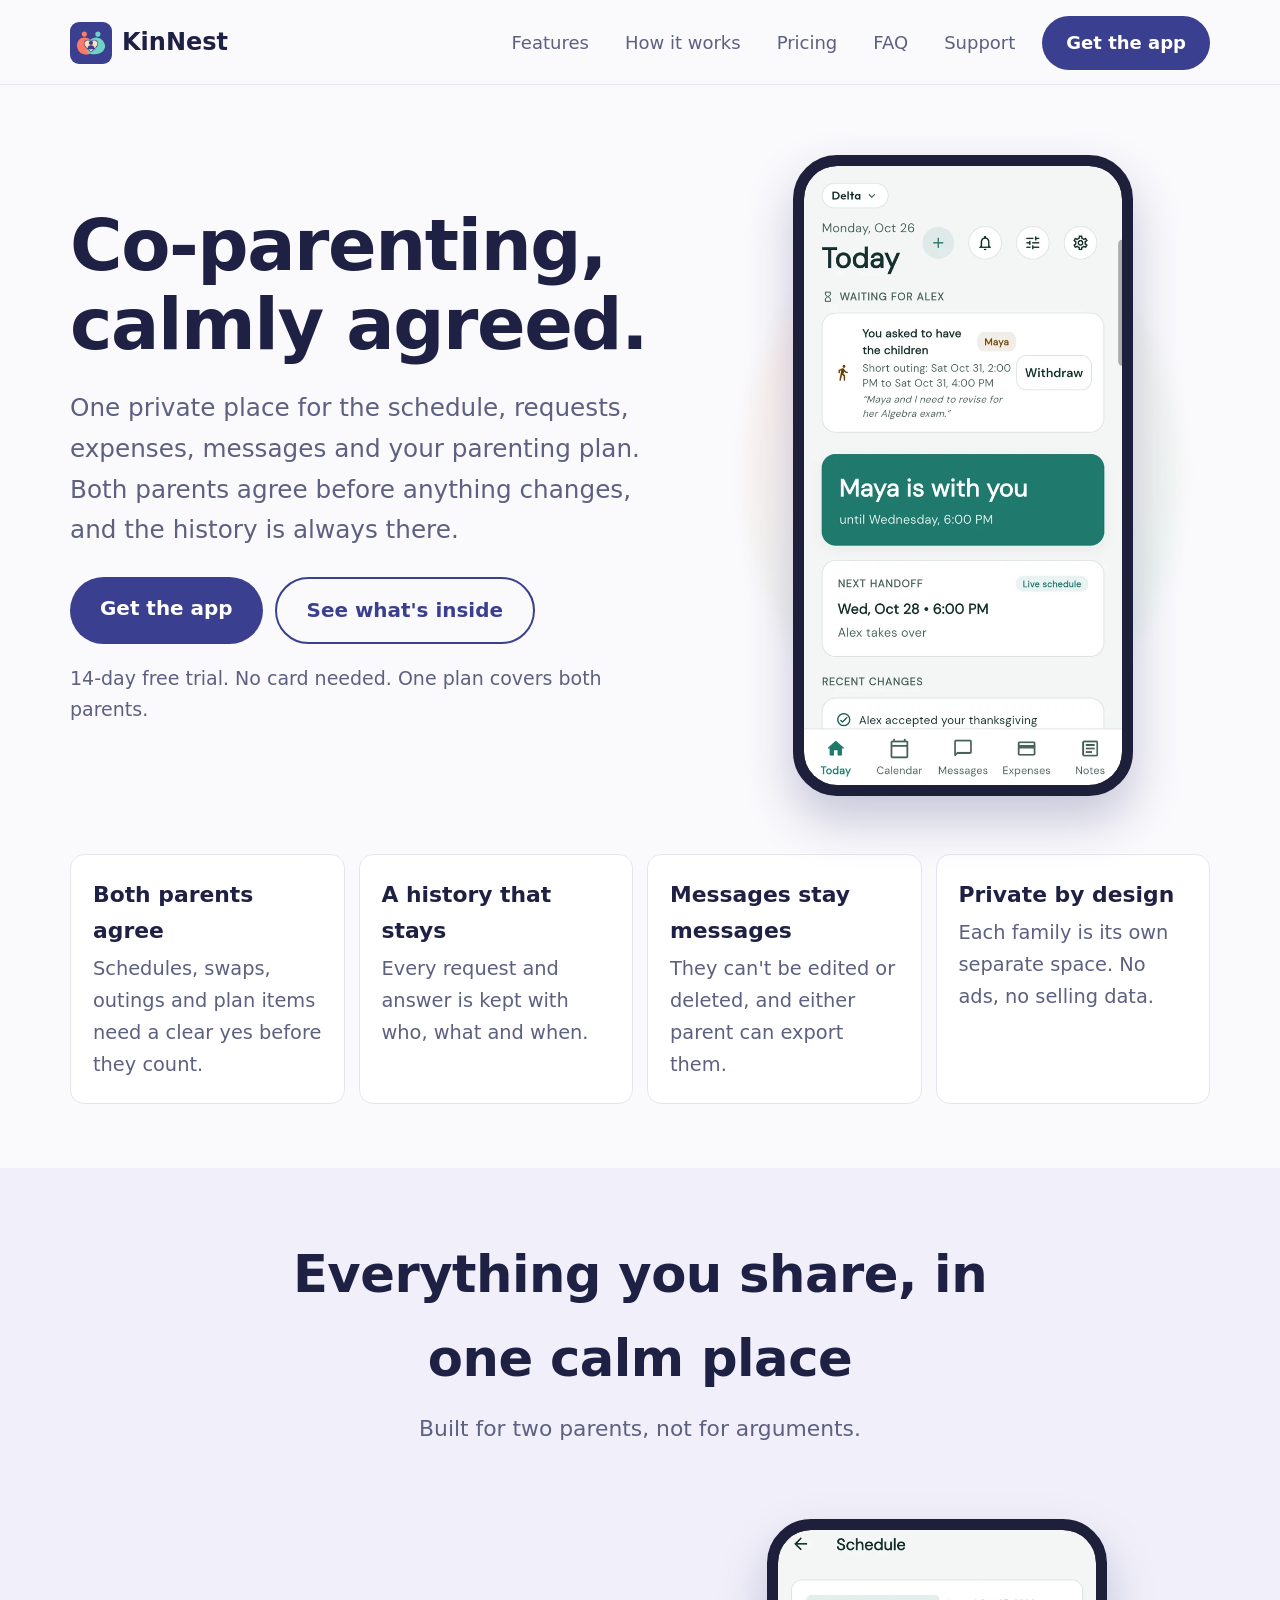
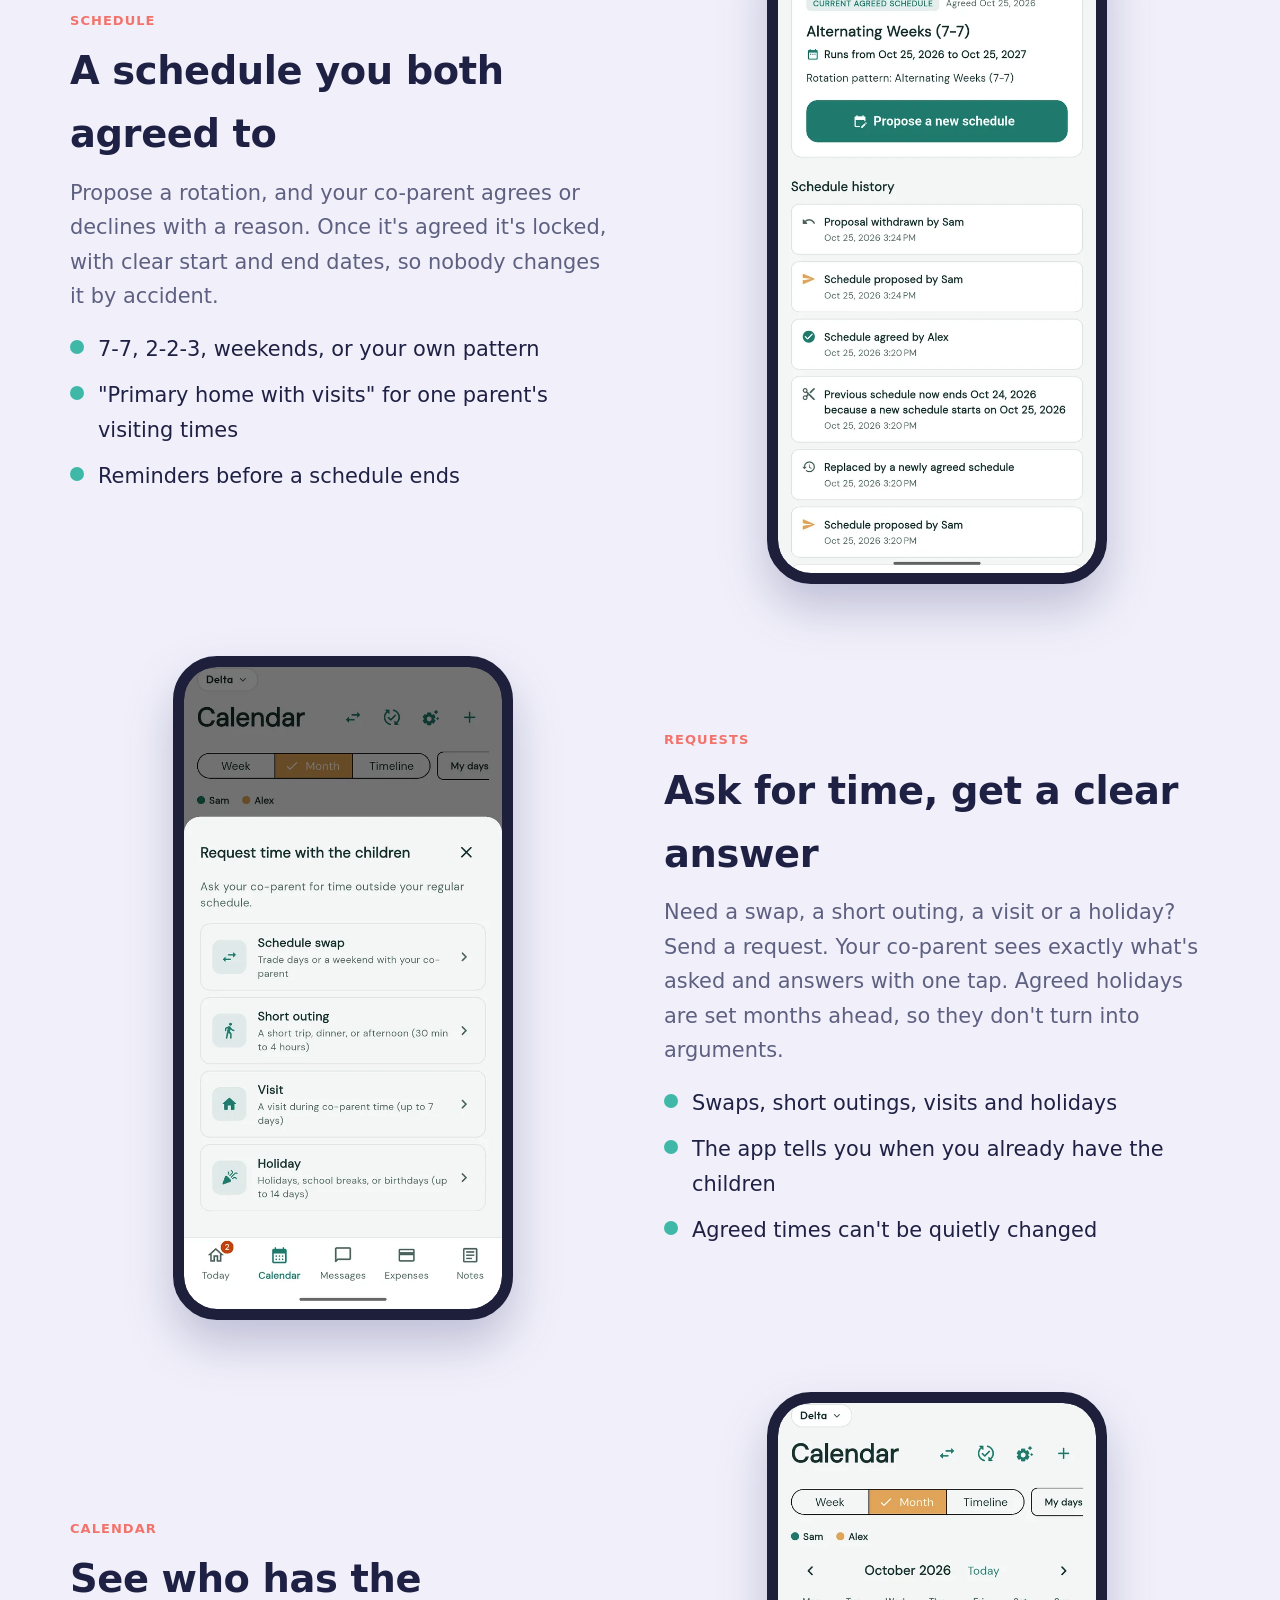
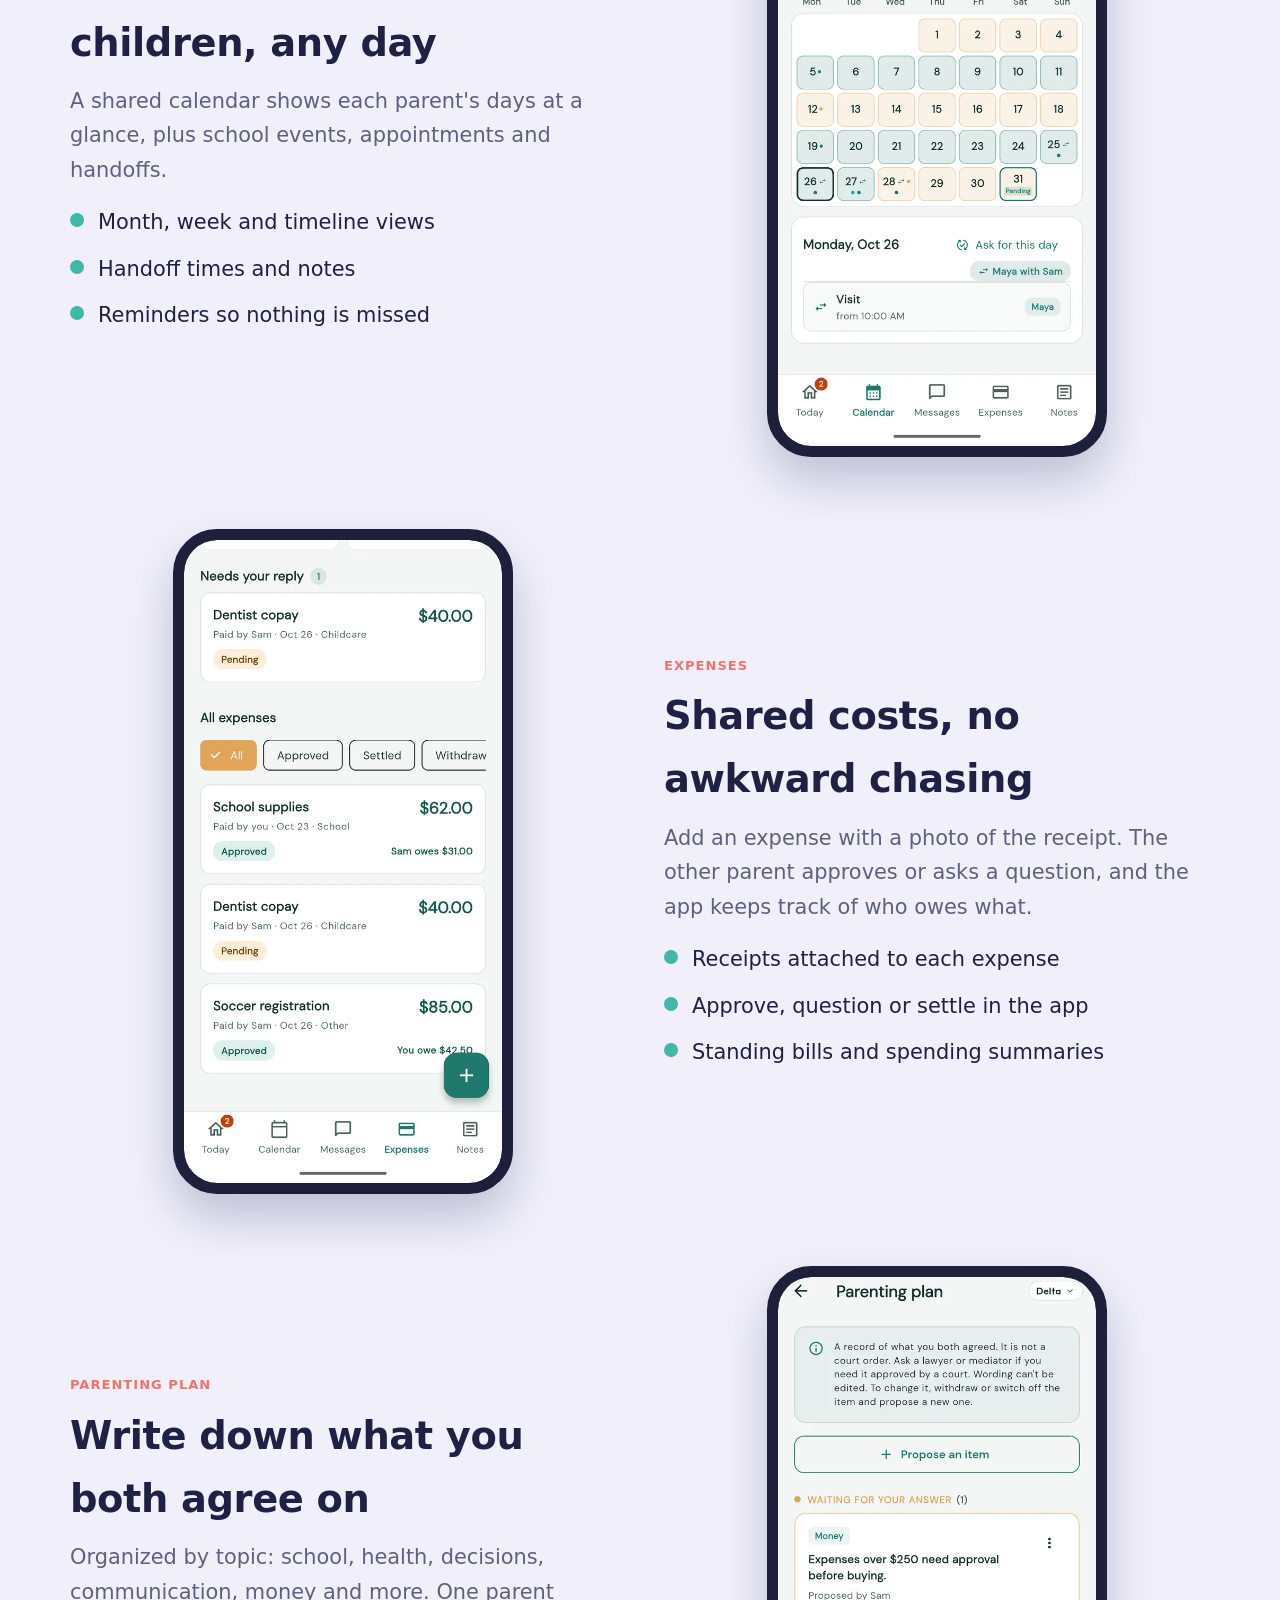
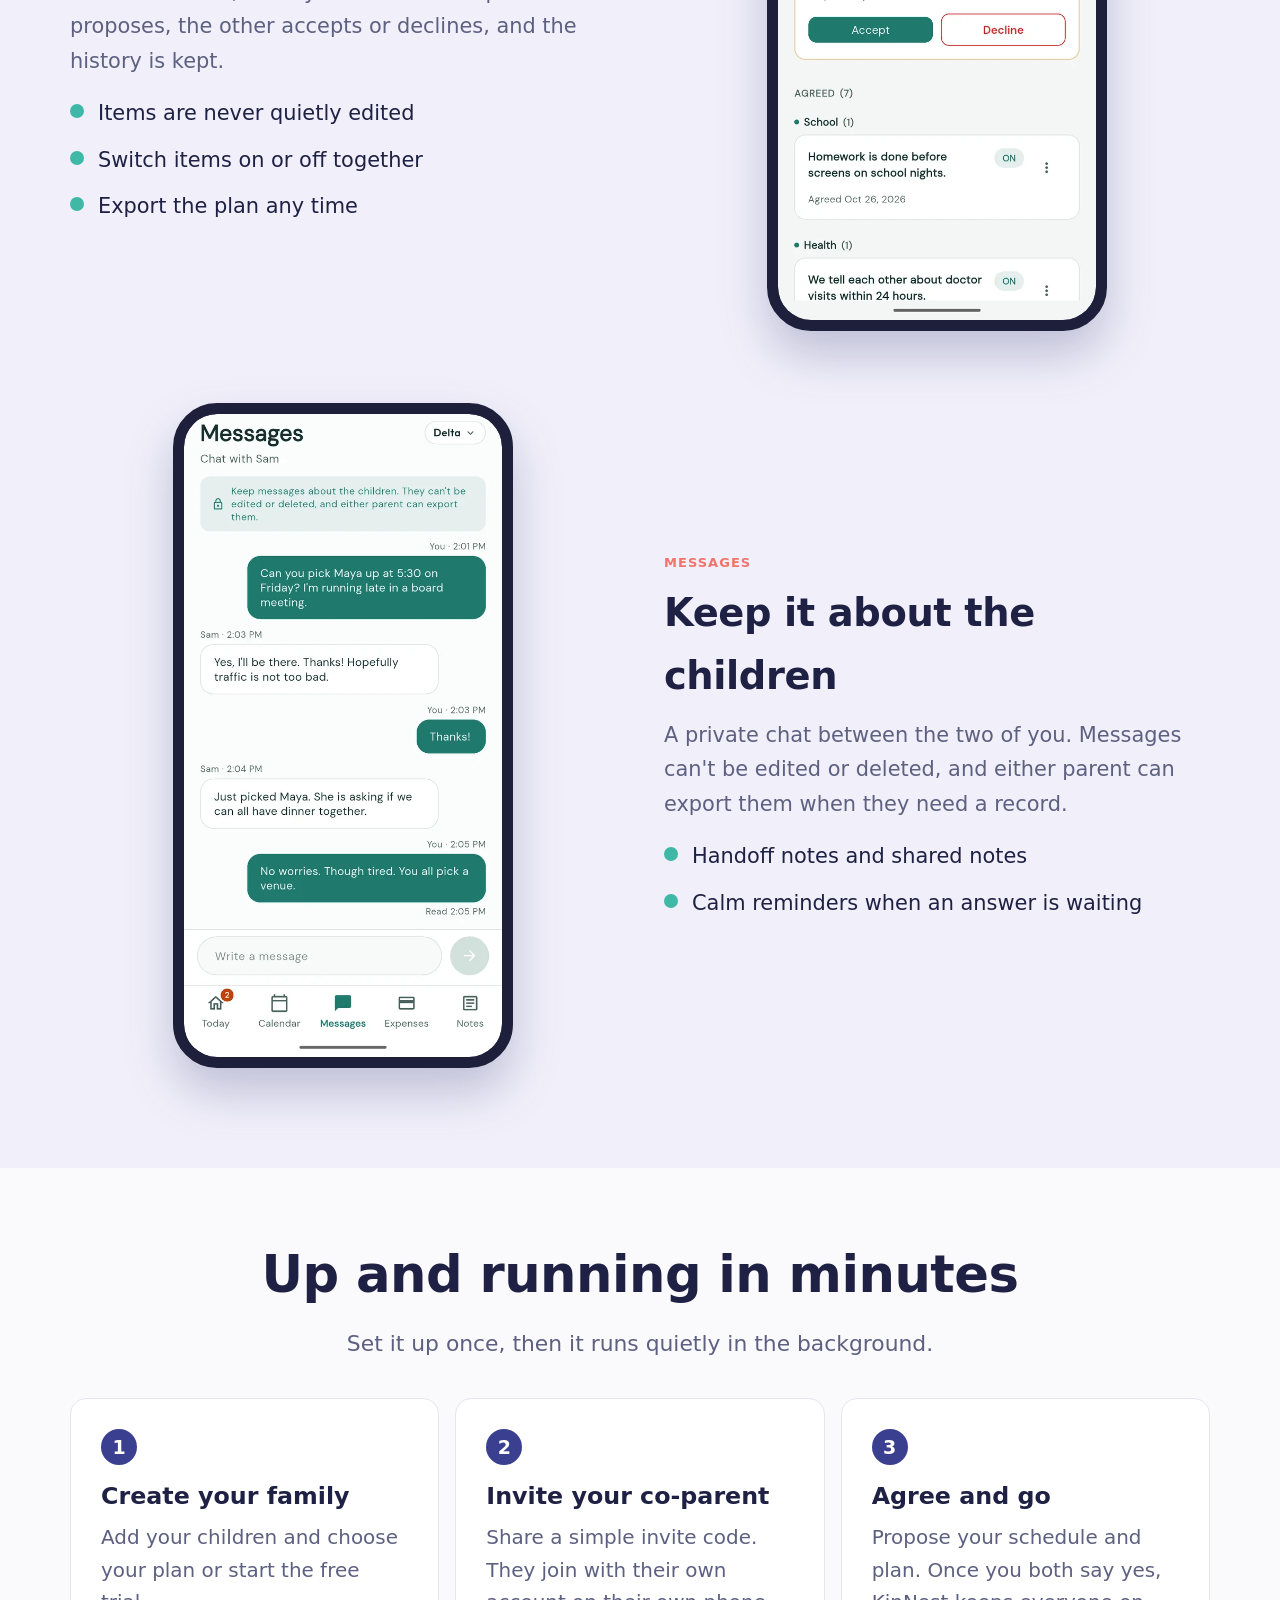
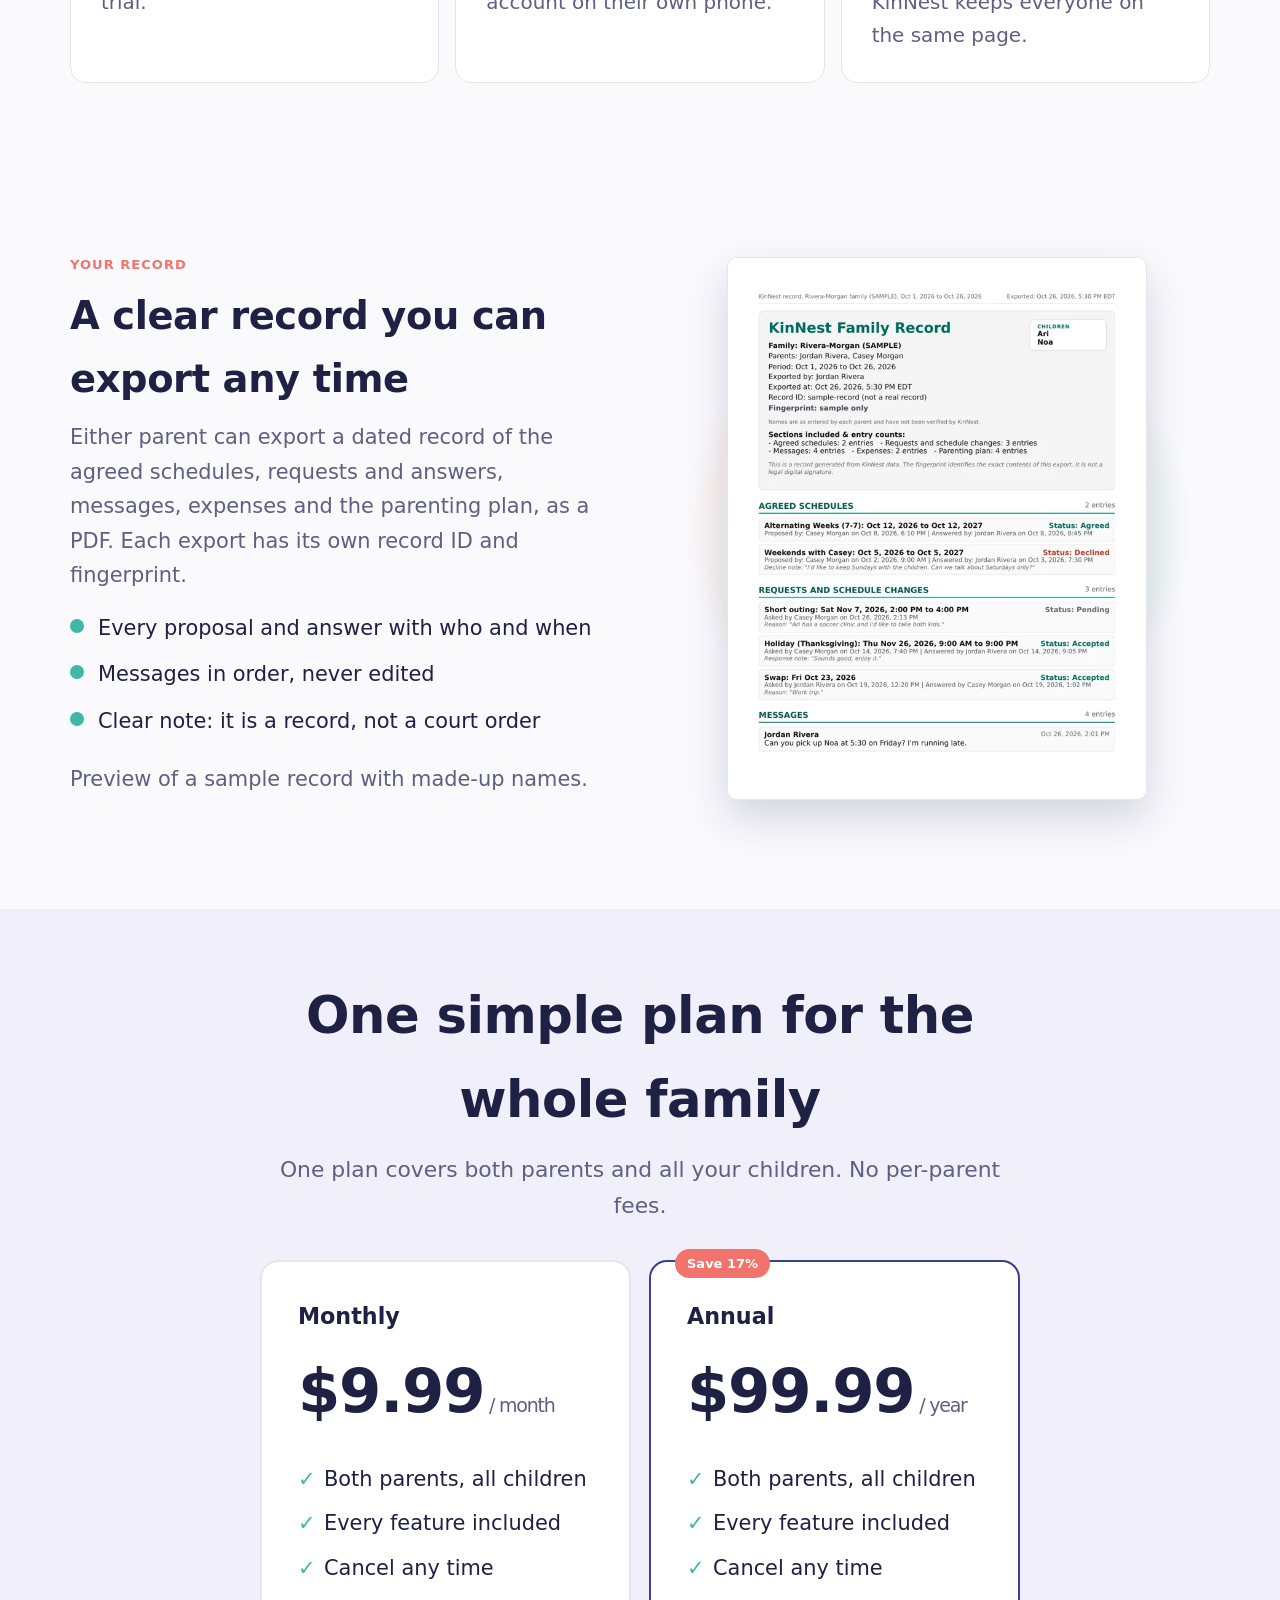
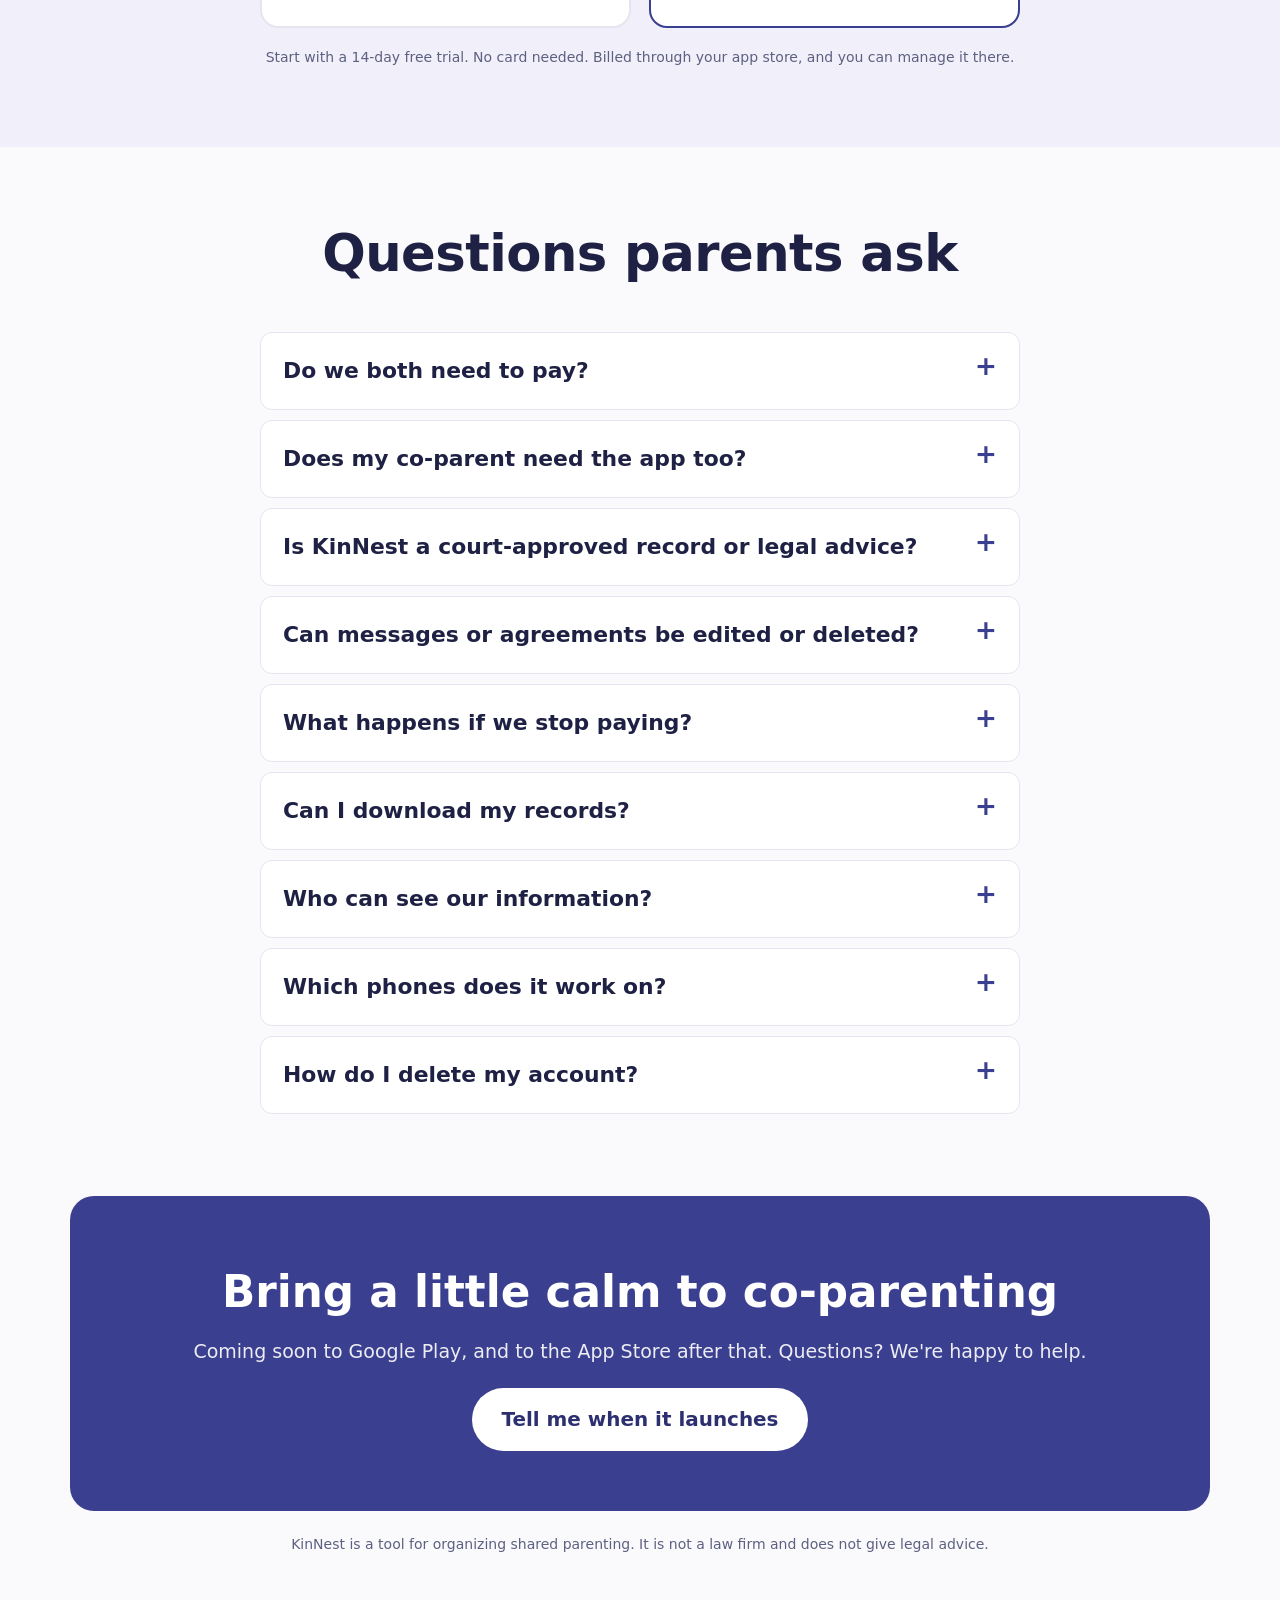
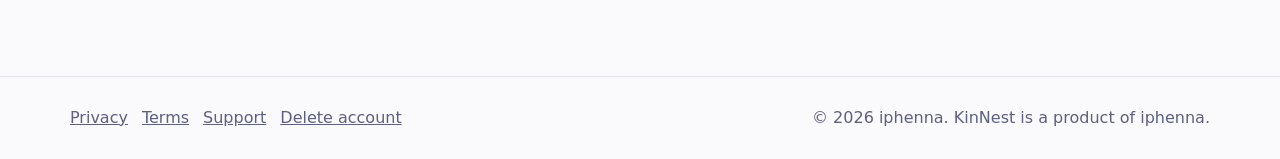
<file: index.html>
<!doctype html><html lang="en"><head><meta charset="utf-8"><meta name="viewport" content="width=device-width,initial-scale=1">
<title>KinNest | Co-parenting, calmly agreed</title>
<meta name="description" content="KinNest gives co-parents one private place for the schedule, requests, expenses, messages and the parenting plan, with both parents agreeing before anything changes.">
<meta property="og:title" content="KinNest | Co-parenting, calmly agreed"><meta property="og:description" content="One private place for schedules, requests, expenses, messages and agreements between co-parents.">
<meta property="og:image" content="https://kinnest.iphenna.com/assets/icon-512.png"><meta property="og:type" content="website">
<link rel="icon" href="/assets/favicon.png"><link rel="stylesheet" href="/assets/style.css"><link rel="stylesheet" href="/assets/home.css"></head><body>
<header class="topbar"><div class="w"><a class="brand" href="/"><img src="/assets/icon.png" alt="">KinNest</a>
<nav aria-label="Main"><a href="#features">Features</a><a href="#how">How it works</a><a href="#pricing">Pricing</a><a href="#faq">FAQ</a><a href="/support/">Support</a><a class="cta" href="#get">Get the app</a></nav></div></header>
<main>
<section class="hero2"><div class="w"><div>
<h1>Co-parenting, calmly agreed.</h1>
<p class="lead">One private place for the schedule, requests, expenses, messages and your parenting plan. Both parents agree before anything changes, and the history is always there.</p>
<div class="hero-actions"><a class="btn" href="#get">Get the app</a><a class="btn alt" href="#features">See what's inside</a></div>
<p class="note">14-day free trial. No card needed. One plan covers both parents.</p></div>
<div class="phone-wrap"><div class="phone"><img src="/assets/shots/today-phone.webp" width="600" height="1170" alt="KinNest Today screen showing who has the children, requests waiting for an answer and the next handoff"></div></div></div></section>

<section class="band" style="padding-top:8px"><div class="w"><div class="trust">
<div><b>Both parents agree</b><span>Schedules, swaps, outings and plan items need a clear yes before they count.</span></div>
<div><b>A history that stays</b><span>Every request and answer is kept with who, what and when.</span></div>
<div><b>Messages stay messages</b><span>They can't be edited or deleted, and either parent can export them.</span></div>
<div><b>Private by design</b><span>Each family is its own separate space. No ads, no selling data.</span></div>
</div></div></section>

<section class="band soft" id="features"><div class="w">
<div class="sec-title"><h2>Everything you share, in one calm place</h2><p>Built for two parents, not for arguments.</p></div>

<div class="feature"><div class="copy"><span class="kicker">Schedule</span><h3>A schedule you both agreed to</h3>
<p>Propose a rotation, and your co-parent agrees or declines with a reason. Once it's agreed it's locked, with clear start and end dates, so nobody changes it by accident.</p>
<ul><li>7-7, 2-2-3, weekends, or your own pattern</li><li>"Primary home with visits" for one parent's visiting times</li><li>Reminders before a schedule ends</li></ul></div>
<div class="phone-wrap"><div class="phone"><img loading="lazy" src="/assets/shots/schedule.webp" width="600" height="1213" alt="KinNest schedule screen with the current agreed schedule and history"></div></div></div>

<div class="feature rev"><div class="copy"><span class="kicker">Requests</span><h3>Ask for time, get a clear answer</h3>
<p>Need a swap, a short outing, a visit or a holiday? Send a request. Your co-parent sees exactly what's asked and answers with one tap. Agreed holidays are set months ahead, so they don't turn into arguments.</p>
<ul><li>Swaps, short outings, visits and holidays</li><li>The app tells you when you already have the children</li><li>Agreed times can't be quietly changed</li></ul></div>
<div class="phone-wrap"><div class="phone"><img loading="lazy" src="/assets/shots/request.webp" width="600" height="1213" alt="KinNest request sheet with schedule swap, short outing, visit and holiday"></div></div></div>

<div class="feature"><div class="copy"><span class="kicker">Calendar</span><h3>See who has the children, any day</h3>
<p>A shared calendar shows each parent's days at a glance, plus school events, appointments and handoffs.</p>
<ul><li>Month, week and timeline views</li><li>Handoff times and notes</li><li>Reminders so nothing is missed</li></ul></div>
<div class="phone-wrap"><div class="phone"><img loading="lazy" src="/assets/shots/calendar.webp" width="600" height="1213" alt="KinNest month calendar showing each parent's days"></div></div></div>

<div class="feature rev"><div class="copy"><span class="kicker">Expenses</span><h3>Shared costs, no awkward chasing</h3>
<p>Add an expense with a photo of the receipt. The other parent approves or asks a question, and the app keeps track of who owes what.</p>
<ul><li>Receipts attached to each expense</li><li>Approve, question or settle in the app</li><li>Standing bills and spending summaries</li></ul></div>
<div class="phone-wrap"><div class="phone"><img loading="lazy" src="/assets/shots/expenses.webp" width="600" height="1213" alt="KinNest expenses list with approved and pending items"></div></div></div>

<div class="feature"><div class="copy"><span class="kicker">Parenting plan</span><h3>Write down what you both agree on</h3>
<p>Organized by topic: school, health, decisions, communication, money and more. One parent proposes, the other accepts or declines, and the history is kept.</p>
<ul><li>Items are never quietly edited</li><li>Switch items on or off together</li><li>Export the plan any time</li></ul></div>
<div class="phone-wrap"><div class="phone"><img loading="lazy" src="/assets/shots/plan.webp" width="600" height="1213" alt="KinNest parenting plan with agreed items by topic"></div></div></div>

<div class="feature rev"><div class="copy"><span class="kicker">Messages</span><h3>Keep it about the children</h3>
<p>A private chat between the two of you. Messages can't be edited or deleted, and either parent can export them when they need a record.</p>
<ul><li>Handoff notes and shared notes</li><li>Calm reminders when an answer is waiting</li></ul></div>
<div class="phone-wrap"><div class="phone"><img loading="lazy" src="/assets/shots/messages.webp" width="600" height="1213" alt="KinNest messages between two parents"></div></div></div>
</div></section>

<section class="band" id="how"><div class="w"><div class="sec-title"><h2>Up and running in minutes</h2><p>Set it up once, then it runs quietly in the background.</p></div>
<div class="steps"><div><b>Create your family</b><span>Add your children and choose your plan or start the free trial.</span></div>
<div><b>Invite your co-parent</b><span>Share a simple invite code. They join with their own account on their own phone.</span></div>
<div><b>Agree and go</b><span>Propose your schedule and plan. Once you both say yes, KinNest keeps everyone on the same page.</span></div></div></div></section>

<section class="band" id="record"><div class="w"><div class="feature"><div class="copy"><span class="kicker">Your record</span><h3>A clear record you can export any time</h3>
<p>Either parent can export a dated record of the agreed schedules, requests and answers, messages, expenses and the parenting plan, as a PDF. Each export has its own record ID and fingerprint.</p>
<ul><li>Every proposal and answer with who and when</li><li>Messages in order, never edited</li><li>Clear note: it is a record, not a court order</li></ul>
<p class="note" style="margin-top:18px">Preview of a sample record with made-up names.</p></div>
<div class="phone-wrap"><img loading="lazy" src="/assets/shots/sample-record.webp" width="680" height="880" alt="Page one of a sample KinNest family record PDF" style="width:min(420px,88vw);height:auto;border-radius:10px;border:1px solid var(--line);box-shadow:0 18px 40px rgba(44,48,112,.18)"></div></div></div></section>

<section class="band soft" id="pricing"><div class="w"><div class="sec-title"><h2>One simple plan for the whole family</h2><p>One plan covers both parents and all your children. No per-parent fees.</p></div>
<div class="plans">
<div class="plan"><h3>Monthly</h3><div class="price">$9.99<small> / month</small></div><ul><li>Both parents, all children</li><li>Every feature included</li><li>Cancel any time</li></ul></div>
<div class="plan best"><span class="tag">Save 17%</span><h3>Annual</h3><div class="price">$99.99<small> / year</small></div><ul><li>Both parents, all children</li><li>Every feature included</li><li>Cancel any time</li></ul></div></div>
<p class="fine">Start with a 14-day free trial. No card needed. Billed through your app store, and you can manage it there.</p></div></section>

<section class="band" id="faq"><div class="w"><div class="sec-title"><h2>Questions parents ask</h2></div><div class="faq">
<details><summary>Do we both need to pay?</summary><p>No. One plan per family covers both parents and all the children.</p></details>
<details><summary>Does my co-parent need the app too?</summary><p>Yes. Each parent uses their own account on their own phone. You invite them with a simple code. Most features, such as agreeing to a schedule, need both of you.</p></details>
<details><summary>Is KinNest a court-approved record or legal advice?</summary><p>No. KinNest keeps a clear record of what you both agreed, with dates and history. It isn't a court order and it isn't legal advice. If you need an agreement approved by a court, ask a lawyer or mediator.</p></details>
<details><summary>Can messages or agreements be edited or deleted?</summary><p>Messages can't be edited or deleted. Agreed schedules, plan items and agreed times can't be changed quietly either. To change something, you send a new proposal and your co-parent agrees to it.</p></details>
<details><summary>What happens if we stop paying?</summary><p>Your family's records stay readable and can be exported. We send reminders well before anything is removed, and records are removed only after about a year without a plan.</p></details>
<details><summary>Can I download my records?</summary><p>Yes. Yes. Either parent can export a dated record of schedules, requests, messages, expenses and the parenting plan as a PDF. See the sample on this page.</p></details>
<details><summary>Who can see our information?</summary><p>Only the two parents in your family. Each family is its own separate space. Please read our <a href="/privacy/">Privacy Policy</a> for the details.</p></details>
<details><summary>Which phones does it work on?</summary><p>Android now, and iPhone is coming soon.</p></details>
<details><summary>How do I delete my account?</summary><p>You can delete your account in the app at any time, or follow the steps on our <a href="/delete-account/">delete account page</a>.</p></details>
</div></div></section>

<section class="band" id="get" style="padding-top:8px"><div class="w"><div class="cta-band"><h2>Bring a little calm to co-parenting</h2><p>Coming soon to Google Play, and to the App Store after that. Questions? We're happy to help.</p>
<a class="btn" href="mailto:kinnest@iphenna.com?subject=KinNest%20launch%20news">Tell me when it launches</a></div>
<p class="disc" style="margin-top:22px">KinNest is a tool for organizing shared parenting. It is not a law firm and does not give legal advice.</p></div></section>
</main>
<footer class="foot"><div class="w"><div><a href="/privacy/">Privacy</a><a href="/terms/">Terms</a><a href="/support/">Support</a><a href="/delete-account/">Delete account</a></div><div>&copy; 2026 iphenna. KinNest is a product of iphenna.</div></div></footer>
<script>document.addEventListener('click',function(e){var a=e.target.closest('a[href^="#"]');if(!a)return;var t=document.querySelector(a.getAttribute('href'));if(!t)return;e.preventDefault();t.scrollIntoView({behavior:'smooth'});history.replaceState(null,'',location.pathname);});</script>
</body></html>
</file>
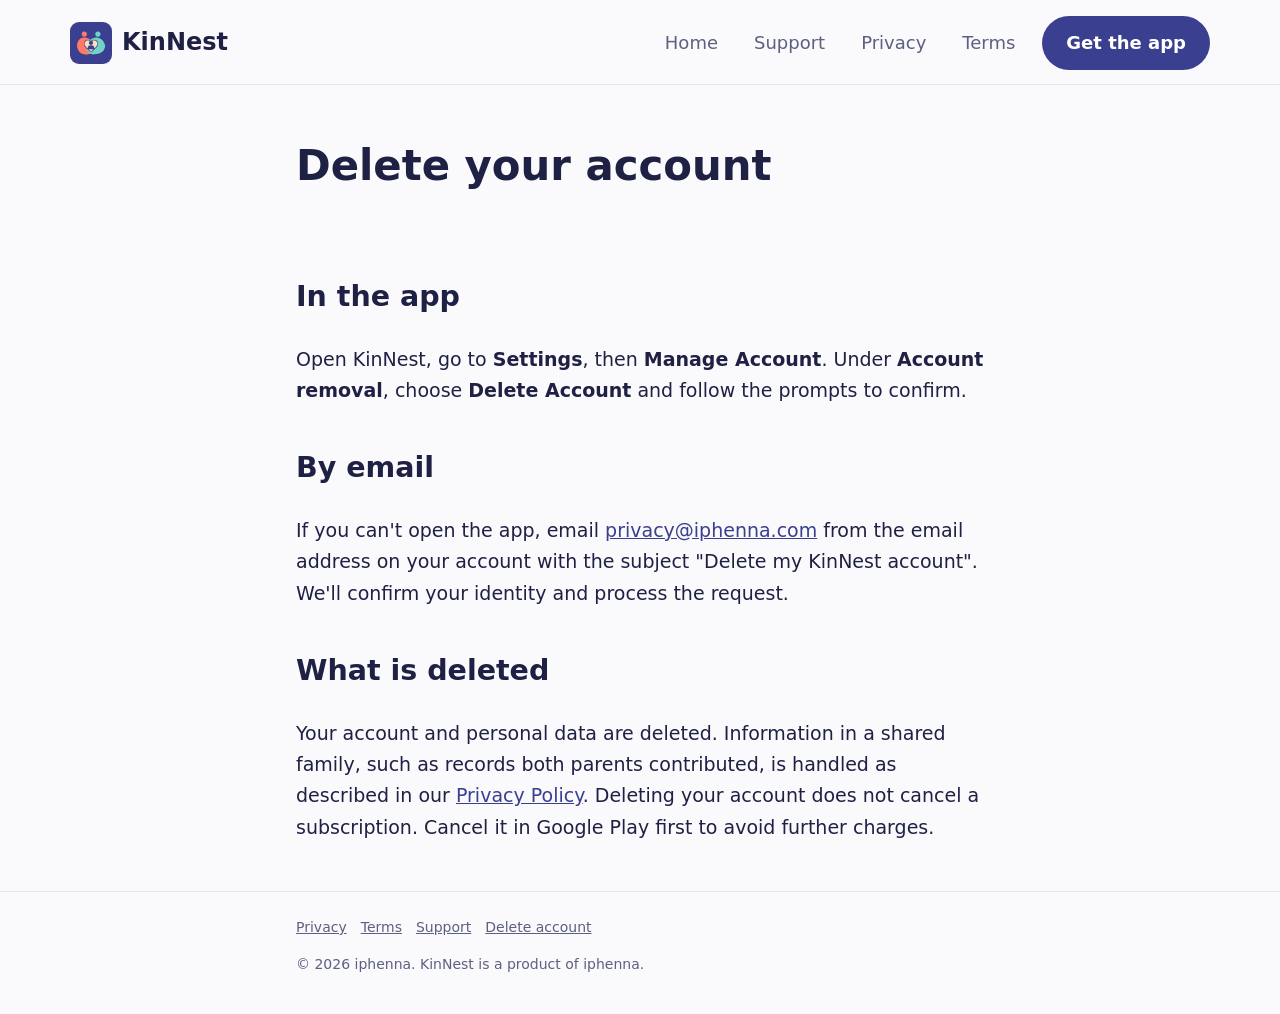
<file: delete-account/index.html>
<!doctype html><html lang="en"><head><meta charset="utf-8"><meta name="viewport" content="width=device-width,initial-scale=1">
<title>Delete your account | KinNest</title><meta name="description" content="How to delete your KinNest account and data"><link rel="icon" href="/assets/favicon.png"><link rel="stylesheet" href="/assets/style.css"><link rel="stylesheet" href="/assets/home.css"></head><body>
<header class="topbar"><div class="w"><a class="brand" href="/"><img src="/assets/icon.png" alt="">KinNest</a><nav aria-label="Main"><a href="/">Home</a><a href="/support/">Support</a><a href="/privacy/">Privacy</a><a href="/terms/">Terms</a><a class="cta" href="/#get">Get the app</a></nav></div></header><main class="wrap">
<section class="hero"><h1>Delete your account</h1></section>
<h2>In the app</h2><p>Open KinNest, go to <strong>Settings</strong>, then <strong>Manage Account</strong>. Under <strong>Account removal</strong>, choose <strong>Delete Account</strong> and follow the prompts to confirm.</p>
<h2>By email</h2><p>If you can't open the app, email <a href="mailto:privacy@iphenna.com?subject=Delete%20my%20KinNest%20account">privacy@iphenna.com</a> from the email address on your account with the subject "Delete my KinNest account". We'll confirm your identity and process the request.</p>
<h2>What is deleted</h2><p>Your account and personal data are deleted. Information in a shared family, such as records both parents contributed, is handled as described in our <a href="/privacy/">Privacy Policy</a>. Deleting your account does not cancel a subscription. Cancel it in Google Play first to avoid further charges.</p>
</main><footer><div class="wrap"><a href="/privacy/">Privacy</a><a href="/terms/">Terms</a><a href="/support/">Support</a><a href="/delete-account/">Delete account</a><p>&copy; 2026 iphenna. KinNest is a product of iphenna.</p></div></footer></body></html>
</file>
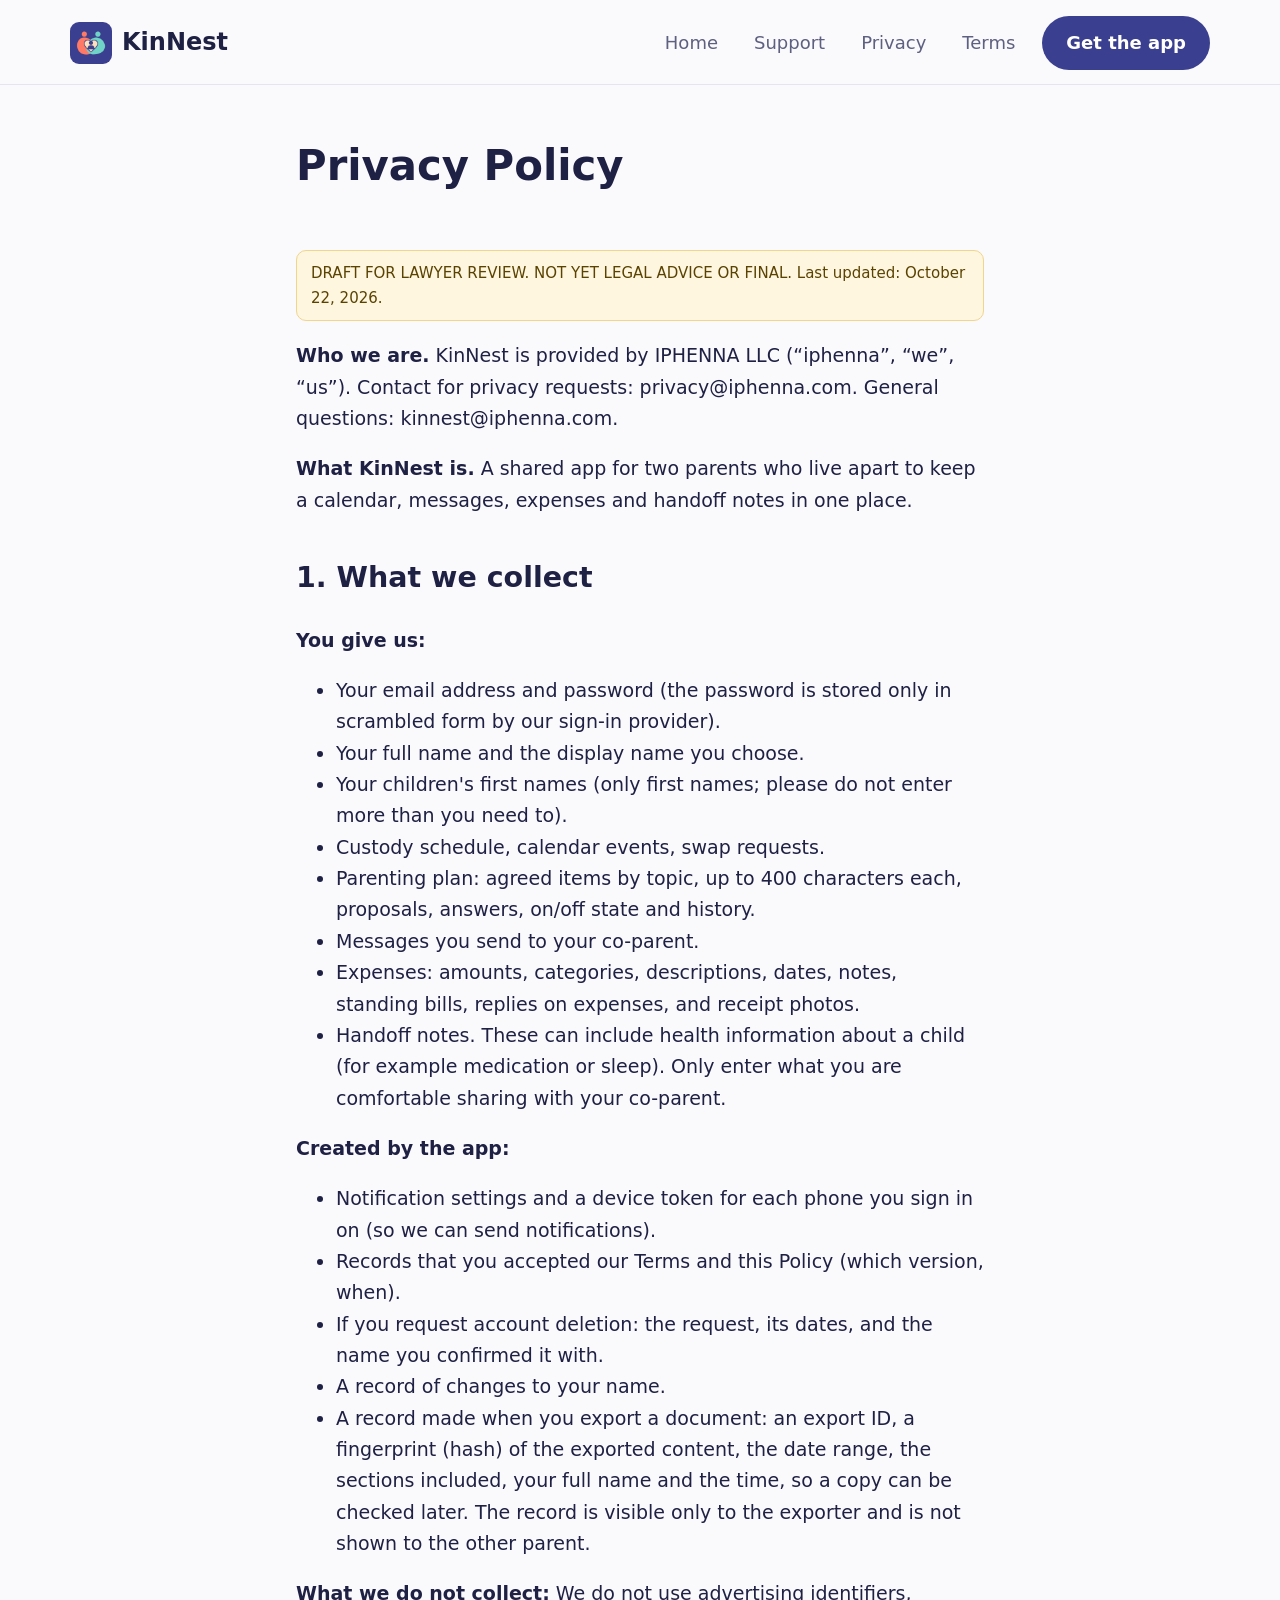
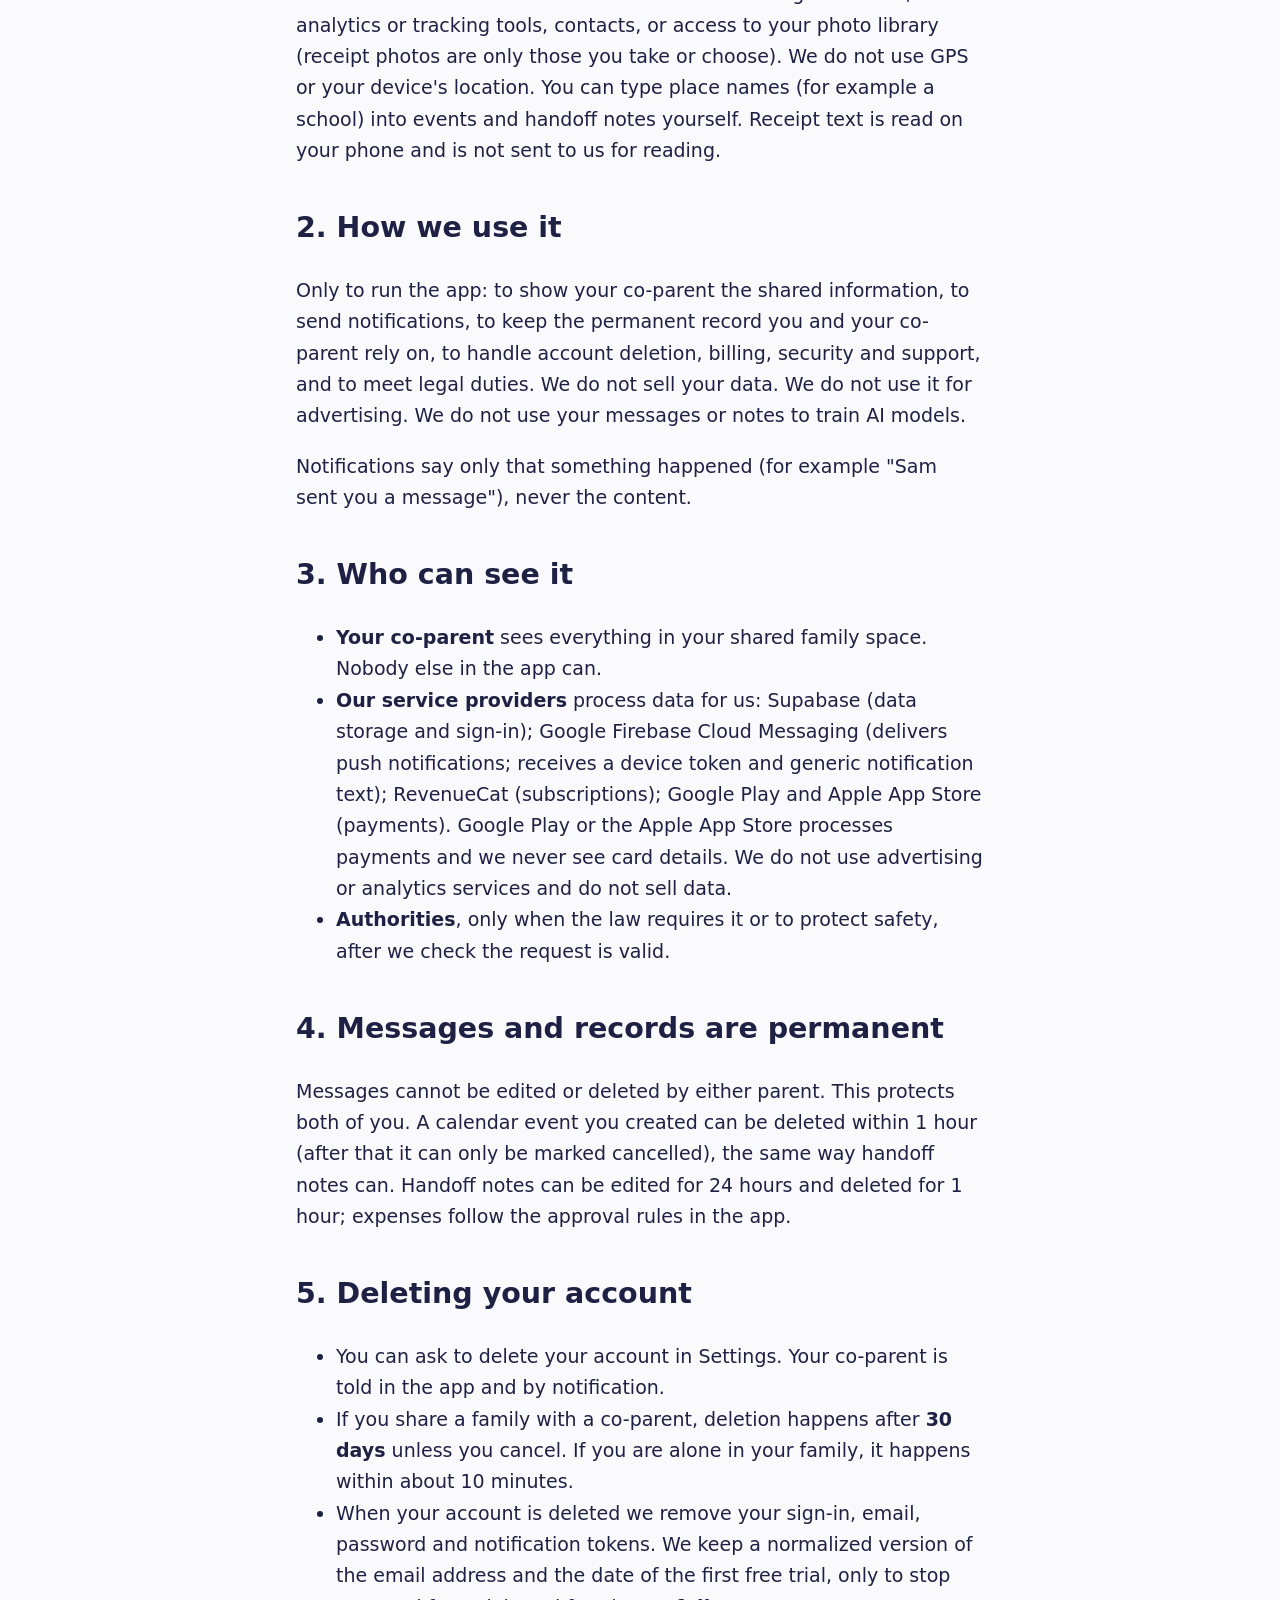
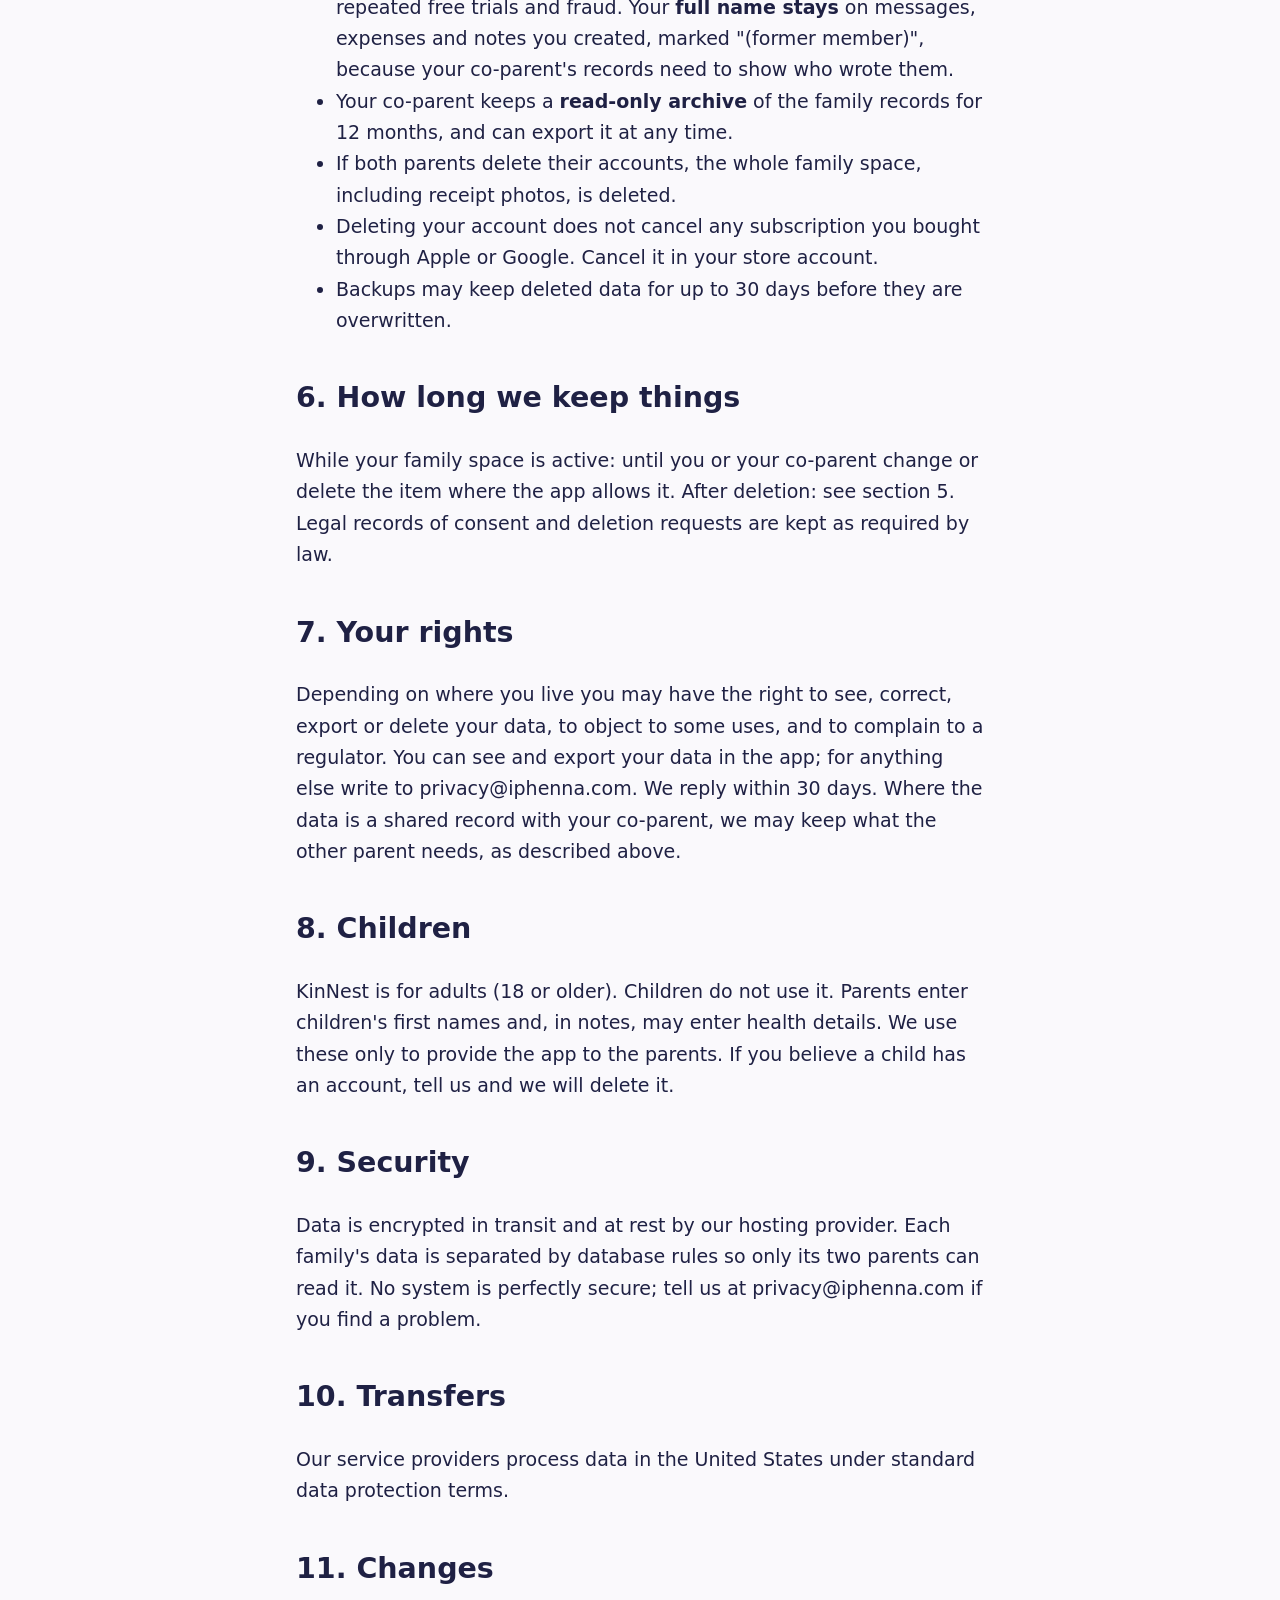
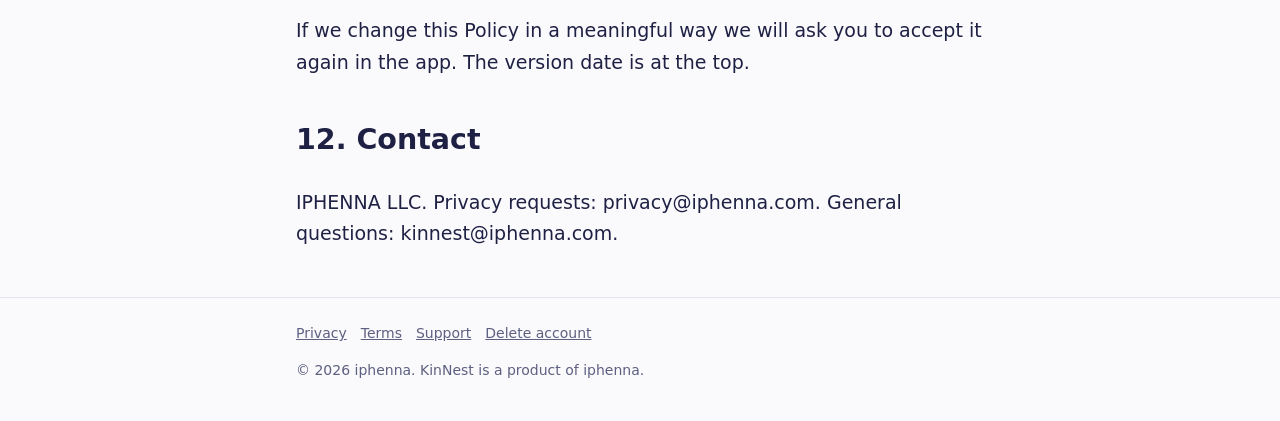
<file: privacy/index.html>
<!doctype html><html lang="en"><head><meta charset="utf-8"><meta name="viewport" content="width=device-width,initial-scale=1">
<title>Privacy Policy | KinNest</title><meta name="description" content="Privacy Policy for KinNest"><link rel="icon" href="/assets/favicon.png"><link rel="stylesheet" href="/assets/style.css"><link rel="stylesheet" href="/assets/home.css"></head><body>
<header class="topbar"><div class="w"><a class="brand" href="/"><img src="/assets/icon.png" alt="">KinNest</a><nav aria-label="Main"><a href="/">Home</a><a href="/support/">Support</a><a href="/privacy/">Privacy</a><a href="/terms/">Terms</a><a class="cta" href="/#get">Get the app</a></nav></div></header><main class="wrap">
<section class="hero"><h1>Privacy Policy</h1></section>
<p class="draft">DRAFT FOR LAWYER REVIEW. NOT YET LEGAL ADVICE OR FINAL. Last updated: October 22, 2026.</p>
<article class="legal">
<p><strong>Who we are.</strong> KinNest is provided by IPHENNA LLC (“iphenna”, “we”, “us”). Contact for privacy requests: privacy@iphenna.com. General questions: kinnest@iphenna.com.</p>
<p><strong>What KinNest is.</strong> A shared app for two parents who live apart to keep a calendar, messages, expenses and handoff notes in one place.</p>
<h2>1. What we collect</h2>
<p><strong>You give us:</strong></p>
<ul>
<li>Your email address and password (the password is stored only in scrambled form by our sign-in provider).</li>
<li>Your full name and the display name you choose.</li>
<li>Your children's first names (only first names; please do not enter more than you need to).</li>
<li>Custody schedule, calendar events, swap requests.</li>
<li>Parenting plan: agreed items by topic, up to 400 characters each, proposals, answers, on/off state and history.</li>
<li>Messages you send to your co-parent.</li>
<li>Expenses: amounts, categories, descriptions, dates, notes, standing bills, replies on expenses, and receipt photos.</li>
<li>Handoff notes. These can include health information about a child (for example medication or sleep). Only enter what you are comfortable sharing with your co-parent.</li>
</ul>
<p><strong>Created by the app:</strong></p>
<ul>
<li>Notification settings and a device token for each phone you sign in on (so we can send notifications).</li>
<li>Records that you accepted our Terms and this Policy (which version, when).</li>
<li>If you request account deletion: the request, its dates, and the name you confirmed it with.</li>
<li>A record of changes to your name.</li>
<li>A record made when you export a document: an export ID, a fingerprint (hash) of the exported content, the date range, the sections included, your full name and the time, so a copy can be checked later. The record is visible only to the exporter and is not shown to the other parent.</li>
</ul>
<p><strong>What we do not collect:</strong> We do not use advertising identifiers, analytics or tracking tools, contacts, or access to your photo library (receipt photos are only those you take or choose). We do not use GPS or your device's location. You can type place names (for example a school) into events and handoff notes yourself. Receipt text is read on your phone and is not sent to us for reading.</p>
<h2>2. How we use it</h2>
<p>Only to run the app: to show your co-parent the shared information, to send notifications, to keep the permanent record you and your co-parent rely on, to handle account deletion, billing, security and support, and to meet legal duties. We do not sell your data. We do not use it for advertising. We do not use your messages or notes to train AI models.</p>
<p>Notifications say only that something happened (for example "Sam sent you a message"), never the content.</p>
<h2>3. Who can see it</h2>
<ul>
<li><strong>Your co-parent</strong> sees everything in your shared family space. Nobody else in the app can.</li>
<li><strong>Our service providers</strong> process data for us: Supabase (data storage and sign-in); Google Firebase Cloud Messaging (delivers push notifications; receives a device token and generic notification text); RevenueCat (subscriptions); Google Play and Apple App Store (payments). Google Play or the Apple App Store processes payments and we never see card details. We do not use advertising or analytics services and do not sell data.</li>
<li><strong>Authorities</strong>, only when the law requires it or to protect safety, after we check the request is valid.</li>
</ul>
<h2>4. Messages and records are permanent</h2>
<p>Messages cannot be edited or deleted by either parent. This protects both of you. A calendar event you created can be deleted within 1 hour (after that it can only be marked cancelled), the same way handoff notes can. Handoff notes can be edited for 24 hours and deleted for 1 hour; expenses follow the approval rules in the app.</p>
<h2>5. Deleting your account</h2>
<ul>
<li>You can ask to delete your account in Settings. Your co-parent is told in the app and by notification.</li>
<li>If you share a family with a co-parent, deletion happens after <strong>30 days</strong> unless you cancel. If you are alone in your family, it happens within about 10 minutes.</li>
<li>When your account is deleted we remove your sign-in, email, password and notification tokens. We keep a normalized version of the email address and the date of the first free trial, only to stop repeated free trials and fraud. Your <strong>full name stays</strong> on messages, expenses and notes you created, marked "(former member)", because your co-parent's records need to show who wrote them.</li>
<li>Your co-parent keeps a <strong>read-only archive</strong> of the family records for 12 months, and can export it at any time.</li>
<li>If both parents delete their accounts, the whole family space, including receipt photos, is deleted.</li>
<li>Deleting your account does not cancel any subscription you bought through Apple or Google. Cancel it in your store account.</li>
<li>Backups may keep deleted data for up to 30 days before they are overwritten.</li>
</ul>
<h2>6. How long we keep things</h2>
<p>While your family space is active: until you or your co-parent change or delete the item where the app allows it. After deletion: see section 5. Legal records of consent and deletion requests are kept as required by law.</p>
<h2>7. Your rights</h2>
<p>Depending on where you live you may have the right to see, correct, export or delete your data, to object to some uses, and to complain to a regulator. You can see and export your data in the app; for anything else write to privacy@iphenna.com. We reply within 30 days. Where the data is a shared record with your co-parent, we may keep what the other parent needs, as described above.</p>
<h2>8. Children</h2>
<p>KinNest is for adults (18 or older). Children do not use it. Parents enter children's first names and, in notes, may enter health details. We use these only to provide the app to the parents. If you believe a child has an account, tell us and we will delete it.</p>
<h2>9. Security</h2>
<p>Data is encrypted in transit and at rest by our hosting provider. Each family's data is separated by database rules so only its two parents can read it. No system is perfectly secure; tell us at privacy@iphenna.com if you find a problem.</p>
<h2>10. Transfers</h2>
<p>Our service providers process data in the United States under standard data protection terms.</p>
<h2>11. Changes</h2>
<p>If we change this Policy in a meaningful way we will ask you to accept it again in the app. The version date is at the top.</p>
<h2>12. Contact</h2>
<p>IPHENNA LLC. Privacy requests: privacy@iphenna.com. General questions: kinnest@iphenna.com.</p>
</article>
</main><footer><div class="wrap"><a href="/privacy/">Privacy</a><a href="/terms/">Terms</a><a href="/support/">Support</a><a href="/delete-account/">Delete account</a><p>&copy; 2026 iphenna. KinNest is a product of iphenna.</p></div></footer></body></html>
</file>
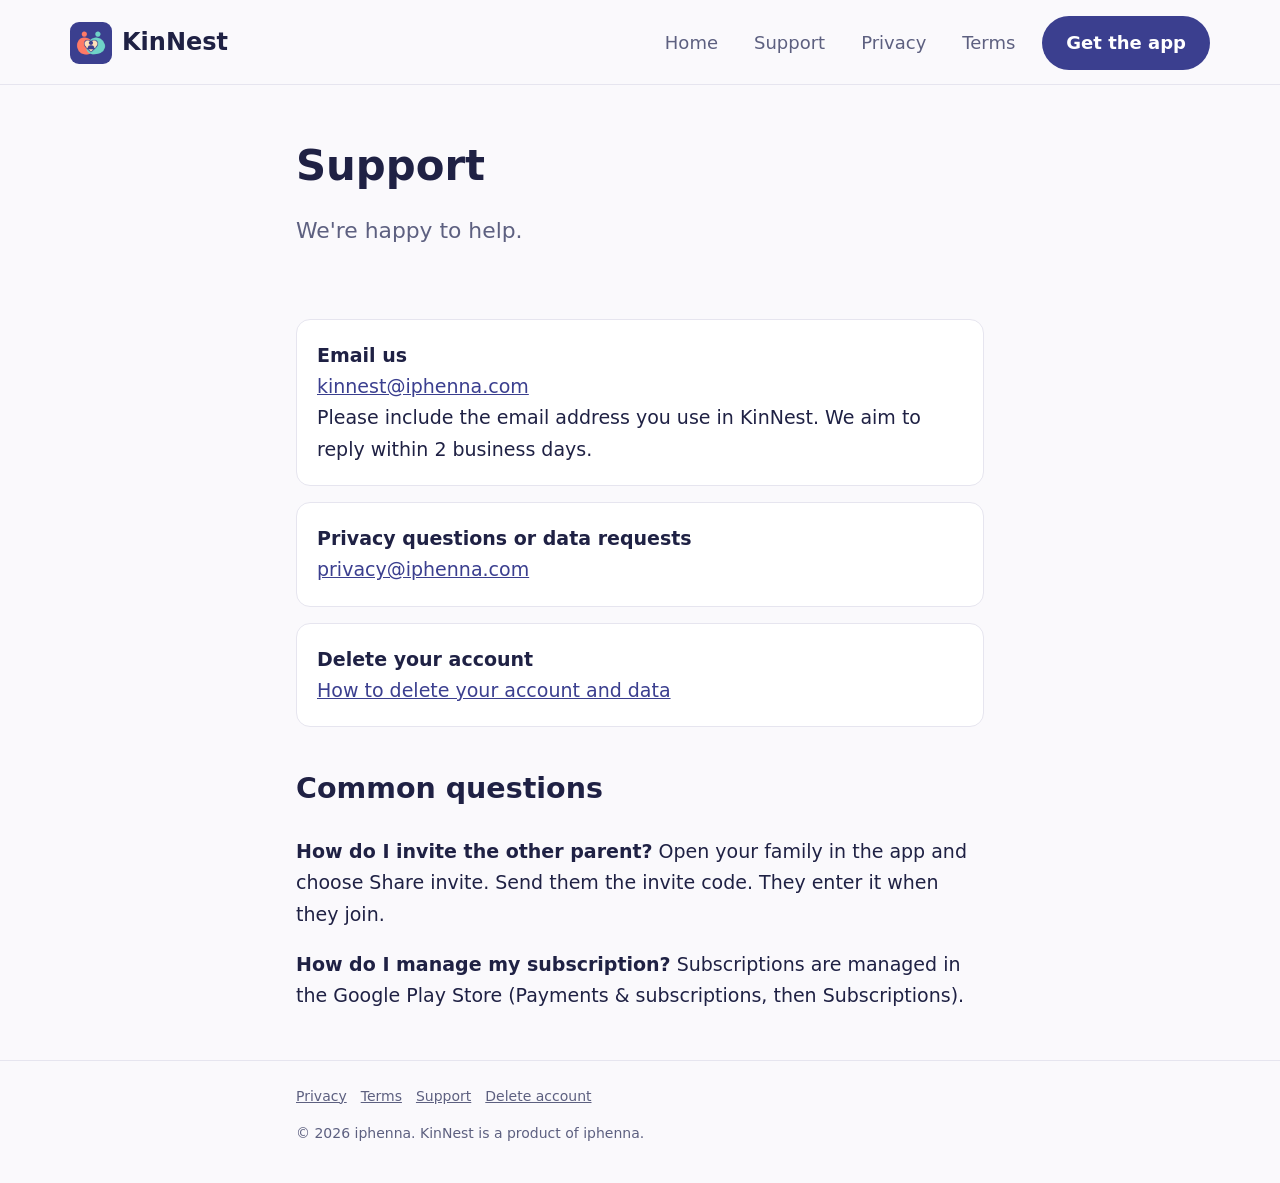
<file: support/index.html>
<!doctype html><html lang="en"><head><meta charset="utf-8"><meta name="viewport" content="width=device-width,initial-scale=1">
<title>Support | KinNest</title><meta name="description" content="Get help with KinNest"><link rel="icon" href="/assets/favicon.png"><link rel="stylesheet" href="/assets/style.css"><link rel="stylesheet" href="/assets/home.css"></head><body>
<header class="topbar"><div class="w"><a class="brand" href="/"><img src="/assets/icon.png" alt="">KinNest</a><nav aria-label="Main"><a href="/">Home</a><a href="/support/">Support</a><a href="/privacy/">Privacy</a><a href="/terms/">Terms</a><a class="cta" href="/#get">Get the app</a></nav></div></header><main class="wrap">
<section class="hero"><h1>Support</h1><p class="lead">We're happy to help.</p></section>
<div class="card"><strong>Email us</strong><br><a href="mailto:kinnest@iphenna.com">kinnest@iphenna.com</a><br>Please include the email address you use in KinNest. We aim to reply within 2 business days.</div>
<div class="card"><strong>Privacy questions or data requests</strong><br><a href="mailto:privacy@iphenna.com">privacy@iphenna.com</a></div>
<div class="card"><strong>Delete your account</strong><br><a href="/delete-account/">How to delete your account and data</a></div>
<h2>Common questions</h2>
<p><strong>How do I invite the other parent?</strong> Open your family in the app and choose Share invite. Send them the invite code. They enter it when they join.</p>
<p><strong>How do I manage my subscription?</strong> Subscriptions are managed in the Google Play Store (Payments &amp; subscriptions, then Subscriptions).</p>
</main><footer><div class="wrap"><a href="/privacy/">Privacy</a><a href="/terms/">Terms</a><a href="/support/">Support</a><a href="/delete-account/">Delete account</a><p>&copy; 2026 iphenna. KinNest is a product of iphenna.</p></div></footer></body></html>
</file>
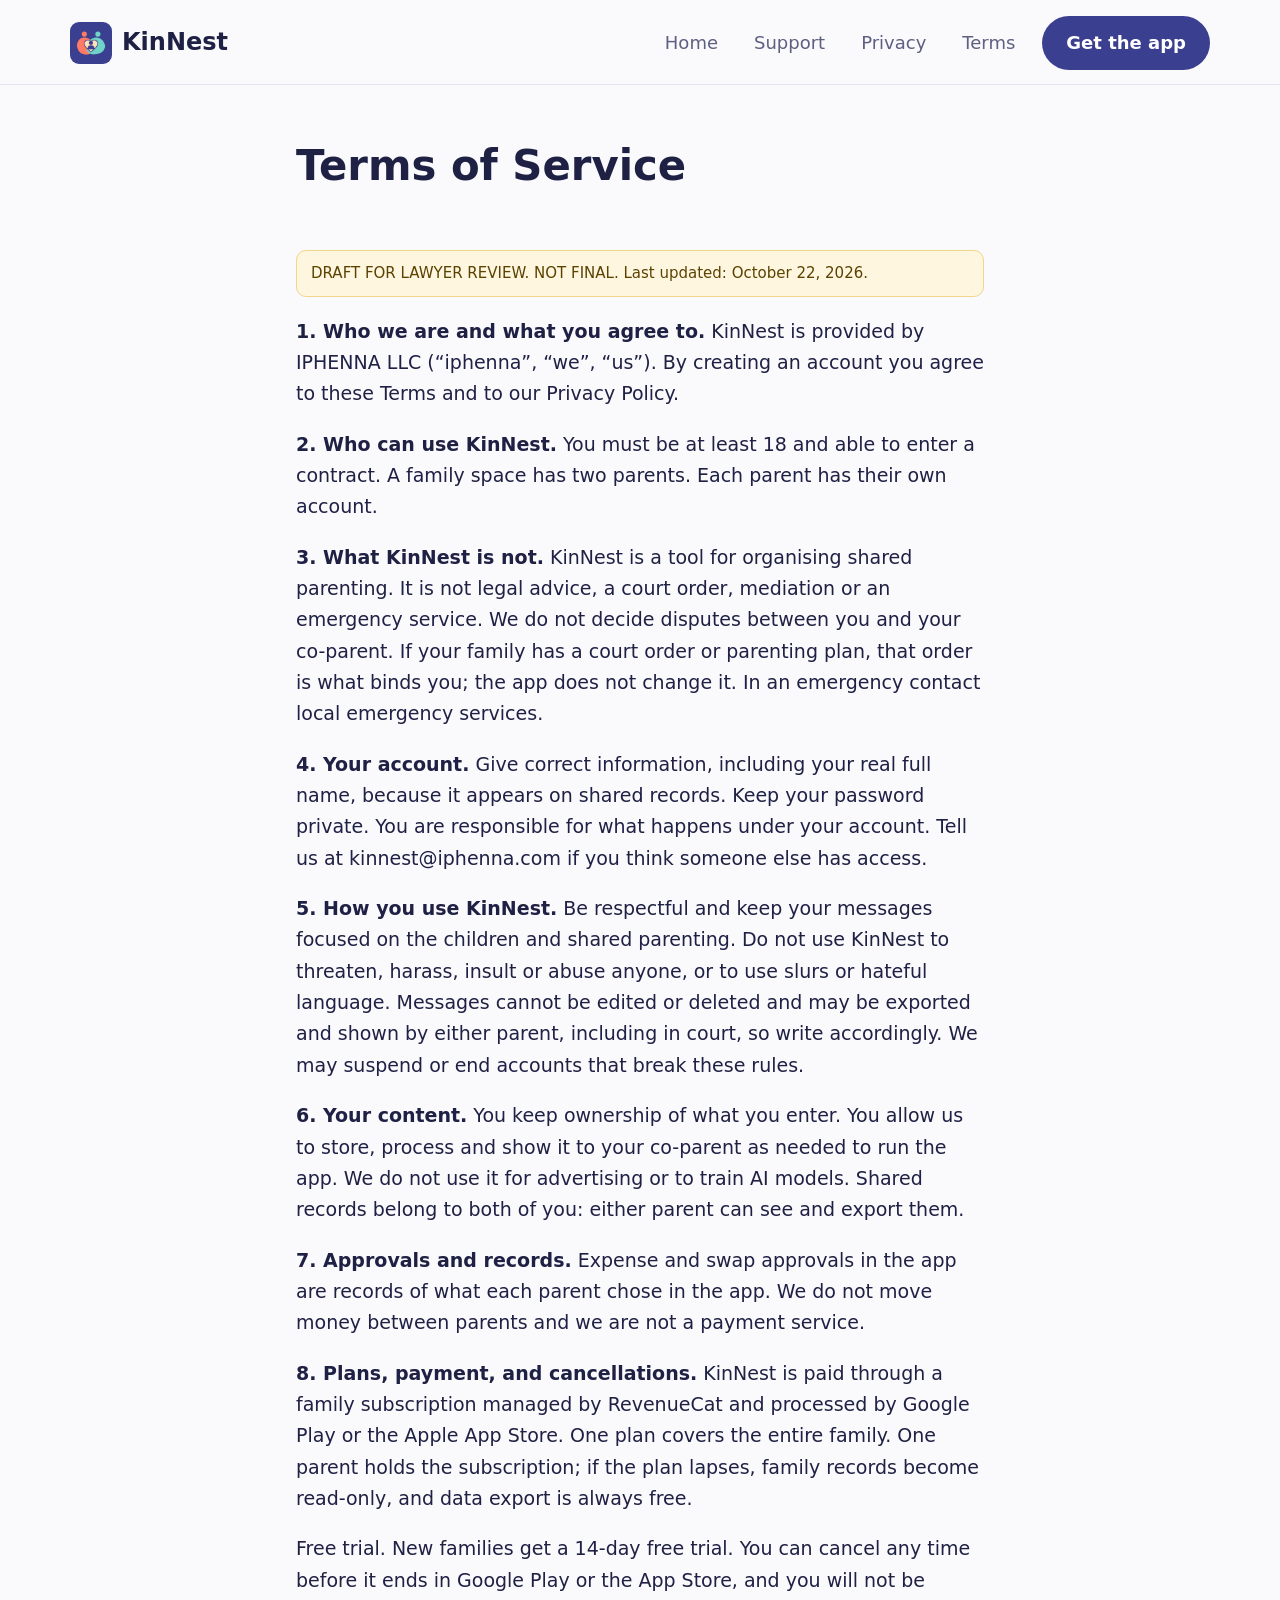
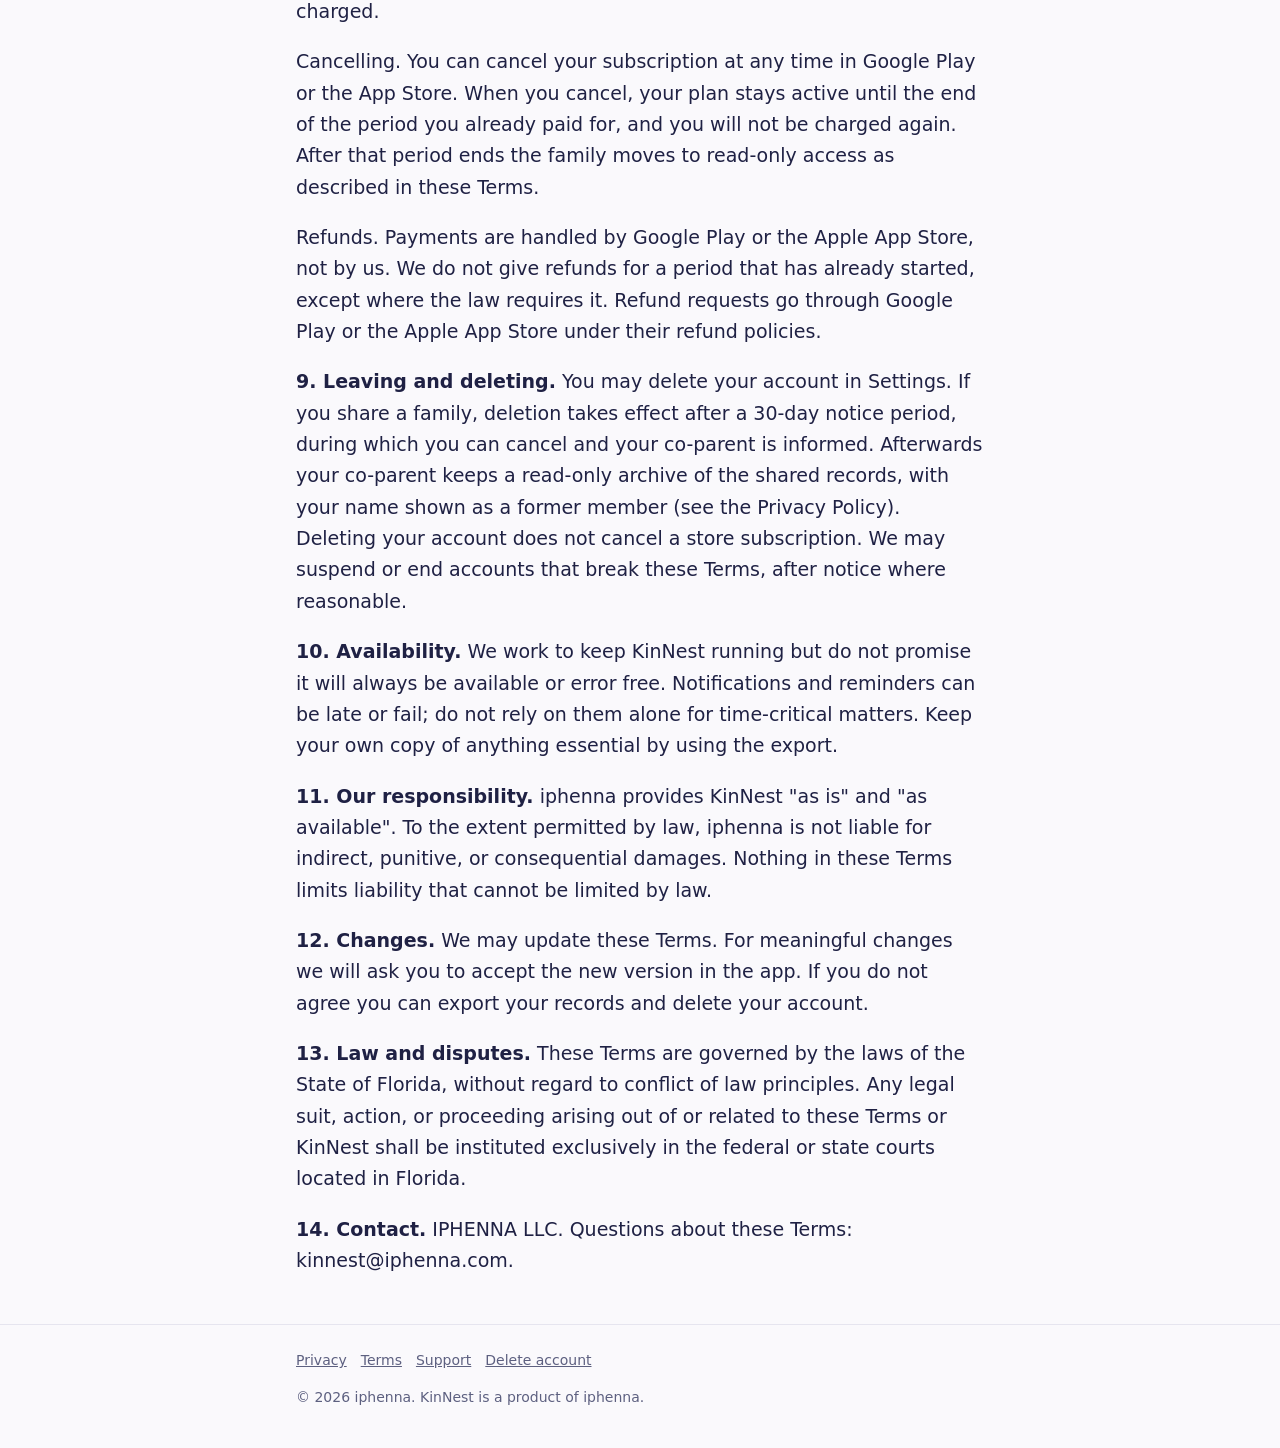
<file: terms/index.html>
<!doctype html><html lang="en"><head><meta charset="utf-8"><meta name="viewport" content="width=device-width,initial-scale=1">
<title>Terms of Service | KinNest</title><meta name="description" content="Terms of Service for KinNest"><link rel="icon" href="/assets/favicon.png"><link rel="stylesheet" href="/assets/style.css"><link rel="stylesheet" href="/assets/home.css"></head><body>
<header class="topbar"><div class="w"><a class="brand" href="/"><img src="/assets/icon.png" alt="">KinNest</a><nav aria-label="Main"><a href="/">Home</a><a href="/support/">Support</a><a href="/privacy/">Privacy</a><a href="/terms/">Terms</a><a class="cta" href="/#get">Get the app</a></nav></div></header><main class="wrap">
<section class="hero"><h1>Terms of Service</h1></section>
<p class="draft">DRAFT FOR LAWYER REVIEW. NOT FINAL. Last updated: October 22, 2026.</p>
<article class="legal">
<p><strong>1. Who we are and what you agree to.</strong> KinNest is provided by IPHENNA LLC (“iphenna”, “we”, “us”). By creating an account you agree to these Terms and to our Privacy Policy.</p>
<p><strong>2. Who can use KinNest.</strong> You must be at least 18 and able to enter a contract. A family space has two parents. Each parent has their own account.</p>
<p><strong>3. What KinNest is not.</strong> KinNest is a tool for organising shared parenting. It is not legal advice, a court order, mediation or an emergency service. We do not decide disputes between you and your co-parent. If your family has a court order or parenting plan, that order is what binds you; the app does not change it. In an emergency contact local emergency services.</p>
<p><strong>4. Your account.</strong> Give correct information, including your real full name, because it appears on shared records. Keep your password private. You are responsible for what happens under your account. Tell us at kinnest@iphenna.com if you think someone else has access.</p>
<p><strong>5. How you use KinNest.</strong> Be respectful and keep your messages focused on the children and shared parenting. Do not use KinNest to threaten, harass, insult or abuse anyone, or to use slurs or hateful language. Messages cannot be edited or deleted and may be exported and shown by either parent, including in court, so write accordingly. We may suspend or end accounts that break these rules.</p>
<p><strong>6. Your content.</strong> You keep ownership of what you enter. You allow us to store, process and show it to your co-parent as needed to run the app. We do not use it for advertising or to train AI models. Shared records belong to both of you: either parent can see and export them.</p>
<p><strong>7. Approvals and records.</strong> Expense and swap approvals in the app are records of what each parent chose in the app. We do not move money between parents and we are not a payment service.</p>
<p><strong>8. Plans, payment, and cancellations.</strong> KinNest is paid through a family subscription managed by RevenueCat and processed by Google Play or the Apple App Store. One plan covers the entire family. One parent holds the subscription; if the plan lapses, family records become read-only, and data export is always free.</p>
<p>Free trial. New families get a 14-day free trial. You can cancel any time before it ends in Google Play or the App Store, and you will not be charged.</p>
<p>Cancelling. You can cancel your subscription at any time in Google Play or the App Store. When you cancel, your plan stays active until the end of the period you already paid for, and you will not be charged again. After that period ends the family moves to read-only access as described in these Terms.</p>
<p>Refunds. Payments are handled by Google Play or the Apple App Store, not by us. We do not give refunds for a period that has already started, except where the law requires it. Refund requests go through Google Play or the Apple App Store under their refund policies.</p>
<p><strong>9. Leaving and deleting.</strong> You may delete your account in Settings. If you share a family, deletion takes effect after a 30-day notice period, during which you can cancel and your co-parent is informed. Afterwards your co-parent keeps a read-only archive of the shared records, with your name shown as a former member (see the Privacy Policy). Deleting your account does not cancel a store subscription. We may suspend or end accounts that break these Terms, after notice where reasonable.</p>
<p><strong>10. Availability.</strong> We work to keep KinNest running but do not promise it will always be available or error free. Notifications and reminders can be late or fail; do not rely on them alone for time-critical matters. Keep your own copy of anything essential by using the export.</p>
<p><strong>11. Our responsibility.</strong> iphenna provides KinNest "as is" and "as available". To the extent permitted by law, iphenna is not liable for indirect, punitive, or consequential damages. Nothing in these Terms limits liability that cannot be limited by law.</p>
<p><strong>12. Changes.</strong> We may update these Terms. For meaningful changes we will ask you to accept the new version in the app. If you do not agree you can export your records and delete your account.</p>
<p><strong>13. Law and disputes.</strong> These Terms are governed by the laws of the State of Florida, without regard to conflict of law principles. Any legal suit, action, or proceeding arising out of or related to these Terms or KinNest shall be instituted exclusively in the federal or state courts located in Florida.</p>
<p><strong>14. Contact.</strong> IPHENNA LLC. Questions about these Terms: kinnest@iphenna.com.</p>
</article>
</main><footer><div class="wrap"><a href="/privacy/">Privacy</a><a href="/terms/">Terms</a><a href="/support/">Support</a><a href="/delete-account/">Delete account</a><p>&copy; 2026 iphenna. KinNest is a product of iphenna.</p></div></footer></body></html>
</file>
<file: assets/style.css>
:root{--ink:#1f2144;--indigo:#3B3F8F;--coral:#F2736B;--teal:#3FB8A8;--bg:#faf9fc;--card:#fff;--muted:#5d6080;--line:#e6e5ef}
@media(prefers-color-scheme:dark){:root{--ink:#eceaf7;--bg:#14152b;--card:#1c1e3a;--muted:#a9abc9;--line:#2c2f55;--indigo:#9aa0ff}}
*{box-sizing:border-box}body{margin:0;font:17px/1.65 system-ui,-apple-system,Segoe UI,Roboto,sans-serif;color:var(--ink);background:var(--bg)}
.wrap{max-width:720px;margin:0 auto;padding:0 16px}
header{border-bottom:1px solid var(--line)}header .wrap{display:flex;align-items:center;justify-content:space-between;padding:14px 16px}
.brand{display:flex;align-items:center;gap:10px;font-weight:700;color:var(--ink);text-decoration:none;font-size:20px}
.brand img{width:36px;height:36px;border-radius:9px}
nav a{color:var(--muted);text-decoration:none;margin-left:16px;font-size:15px}nav a:hover{color:var(--indigo)}
.hero{padding:56px 0 32px}h1{font-size:2.2rem;line-height:1.2;margin:0 0 12px}h2{margin-top:2rem}
.lead{color:var(--muted);font-size:1.15rem}
.card{background:var(--card);border:1px solid var(--line);border-radius:14px;padding:20px;margin:16px 0}
.grid{display:grid;gap:12px;grid-template-columns:repeat(auto-fit,minmax(200px,1fr))}
a{color:var(--indigo)}.btn{display:inline-block;background:var(--indigo);color:#fff;padding:12px 22px;border-radius:10px;text-decoration:none;font-weight:600}
@media(prefers-color-scheme:dark){.btn{color:#14152b}}
.code{font:700 2rem/1 ui-monospace,Consolas,monospace;letter-spacing:.12em;background:var(--bg);border:2px dashed var(--indigo);border-radius:12px;padding:16px;text-align:center;margin:16px 0;word-break:break-all}
footer{border-top:1px solid var(--line);margin-top:48px;padding:24px 0;color:var(--muted);font-size:14px}footer a{color:var(--muted);margin-right:14px}
.draft{background:#fff6e0;color:#5a4300;border:1px solid #f0d58a;border-radius:10px;padding:10px 14px;font-size:15px}
</file>
<file: assets/home.css>
/* KinNest home page. Uses the colour tokens from style.css */
:root{--indigo-d:#2c3070;--soft:#f1f0fa;--coral-soft:#fff0ee;--teal-soft:#e8f7f4}
@media(prefers-color-scheme:dark){:root{--soft:#1a1c38;--coral-soft:#2b1f2f;--teal-soft:#16302f}}
html{scroll-behavior:smooth}
.w{max-width:1080px;margin:0 auto;padding:0 20px}
.topbar{position:sticky;top:0;z-index:20;background:color-mix(in srgb,var(--bg) 92%,transparent);backdrop-filter:blur(8px);border-bottom:1px solid var(--line)}
.topbar .w{display:flex;align-items:center;justify-content:space-between;padding-top:12px;padding-bottom:12px}
.topbar nav{display:flex;align-items:center;gap:6px}
.topbar nav a{margin:0;padding:8px 12px;border-radius:8px;color:var(--muted);text-decoration:none;font-size:15px}
.topbar nav a:hover{background:var(--soft);color:var(--indigo)}
.topbar nav a.cta{background:var(--indigo);color:#fff;font-weight:600;margin-left:6px}
@media(prefers-color-scheme:dark){.topbar nav a.cta{color:#14152b}}
@media(max-width:760px){.topbar nav a:not(.cta):not(:first-child){display:none}}
.hero2{padding:56px 0 40px}
.hero2 .w{display:grid;grid-template-columns:1.1fr .9fr;gap:40px;align-items:center}
.hero2 h1{font-size:clamp(2.2rem,5vw,3.4rem);line-height:1.1;margin:0 0 16px;letter-spacing:-.02em}
.hero2 .lead{font-size:1.2rem;max-width:34em}
.hero-actions{display:flex;flex-wrap:wrap;gap:12px;margin:26px 0 8px}
.btn.alt{background:transparent;color:var(--indigo);border:2px solid var(--indigo)}
.note{color:var(--muted);font-size:14px}
@media(max-width:860px){.hero2 .w{grid-template-columns:1fr}.hero2 .phone-wrap{order:-1}}
.phone{width:min(300px,78vw);margin:0 auto;border:9px solid #1d1f3b;border-radius:38px;background:#1d1f3b;box-shadow:0 24px 48px rgba(44,48,112,.25);overflow:hidden}
.phone img{display:block;width:100%;height:auto;border-radius:28px}
.phone-wrap{display:flex;justify-content:center;position:relative}
.phone-wrap:before{content:"";position:absolute;inset:8% 6%;border-radius:50%;background:radial-gradient(circle at 30% 30%,var(--coral-soft),var(--teal-soft));filter:blur(8px);z-index:-1}
section.band{padding:64px 0}
section.soft{background:var(--soft)}
.sec-title{text-align:center;max-width:40em;margin:0 auto 36px}
.sec-title h2{font-size:clamp(1.7rem,3.4vw,2.3rem);margin:0 0 10px;letter-spacing:-.01em}
.sec-title p{color:var(--muted);margin:0}
.trust{display:grid;grid-template-columns:repeat(4,1fr);gap:14px}
@media(max-width:860px){.trust{grid-template-columns:repeat(2,1fr)}}
.trust div{background:var(--card);border:1px solid var(--line);border-radius:14px;padding:18px}
.trust b{display:block;margin-bottom:4px}
.trust span{color:var(--muted);font-size:15px}
.feature{display:grid;grid-template-columns:1fr 1fr;gap:48px;align-items:center;padding:36px 0}
.feature.rev .copy{order:2}
@media(max-width:860px){.feature{grid-template-columns:1fr;gap:24px}.feature.rev .copy{order:0}}
.feature h3{font-size:1.6rem;margin:0 0 10px;letter-spacing:-.01em}
.feature p{color:var(--muted);margin:0 0 12px}
.feature ul{margin:0;padding:0;list-style:none}
.feature li{padding:6px 0 6px 28px;position:relative}
.feature li:before{content:"";position:absolute;left:0;top:14px;width:14px;height:14px;border-radius:50%;background:var(--teal)}
.kicker{display:inline-block;font-size:13px;font-weight:700;letter-spacing:.08em;text-transform:uppercase;color:var(--coral);margin-bottom:8px}
.steps{display:grid;grid-template-columns:repeat(3,1fr);gap:16px;counter-reset:s}
@media(max-width:860px){.steps{grid-template-columns:1fr}}
.steps div{background:var(--card);border:1px solid var(--line);border-radius:16px;padding:24px;position:relative}
.steps div:before{counter-increment:s;content:counter(s);display:grid;place-items:center;width:36px;height:36px;border-radius:50%;background:var(--indigo);color:#fff;font-weight:700;margin-bottom:12px}
@media(prefers-color-scheme:dark){.steps div:before{color:#14152b}}
.steps b{display:block;font-size:1.1rem;margin-bottom:4px}
.steps span{color:var(--muted)}
.plans{display:grid;grid-template-columns:repeat(2,1fr);gap:18px;max-width:760px;margin:0 auto}
@media(max-width:640px){.plans{grid-template-columns:1fr}}
.plan{background:var(--card);border:2px solid var(--line);border-radius:18px;padding:28px;position:relative}
.plan.best{border-color:var(--indigo)}
.plan .tag{position:absolute;top:-13px;left:24px;background:var(--coral);color:#fff;font-size:13px;font-weight:700;border-radius:99px;padding:4px 12px}
.plan h3{margin:0 0 6px}
.price{font-size:2.6rem;font-weight:800;letter-spacing:-.02em}
.price small{font-size:1rem;font-weight:500;color:var(--muted)}
.plan ul{list-style:none;padding:0;margin:16px 0 0}
.plan li{padding:5px 0 5px 26px;position:relative}
.plan li:before{content:"\2713";position:absolute;left:0;color:var(--teal);font-weight:700}
.fine{text-align:center;color:var(--muted);font-size:14px;margin-top:18px}
.faq{max-width:760px;margin:0 auto}
details{background:var(--card);border:1px solid var(--line);border-radius:12px;padding:0 18px;margin:10px 0}
summary{cursor:pointer;font-weight:600;padding:16px 0;list-style:none;display:flex;justify-content:space-between;gap:12px}
summary::-webkit-details-marker{display:none}
summary:after{content:"+";font-size:1.4rem;line-height:1;color:var(--indigo)}
details[open] summary:after{content:"\2212"}
details p{margin:0 0 16px;color:var(--muted)}
.cta-band{background:var(--indigo);color:#fff;text-align:center;border-radius:24px;padding:48px 24px}
@media(prefers-color-scheme:dark){.cta-band{background:#2a2e66}}
.cta-band h2{margin:0 0 8px;color:#fff}.cta-band p{margin:0 0 20px;opacity:.9}
.cta-band .btn{background:#fff;color:var(--indigo-d)}
.foot{border-top:1px solid var(--line);margin-top:56px;padding:28px 0;color:var(--muted);font-size:14px}
.foot .w{display:flex;flex-wrap:wrap;gap:8px 18px;align-items:center;justify-content:space-between}
.foot a{color:var(--muted);margin-right:14px}
.disc{max-width:760px;margin:0 auto;color:var(--muted);font-size:14px;text-align:center}
/* larger type pass */
html{font-size:19px}
body{font-size:1rem;line-height:1.65}
.w{max-width:1180px}
.topbar .w{padding-top:16px;padding-bottom:14px}
.brand{font-size:24px}.brand img{width:42px;height:42px}
.topbar nav a{font-size:18px;padding:10px 15px}
.topbar nav a.cta{padding:12px 24px;border-radius:999px}
.btn{font-size:1.05rem;padding:15px 30px;border-radius:999px}
.hero2{padding:70px 0 50px}
.hero2 h1{font-size:clamp(2.6rem,5.6vw,4.2rem);font-weight:700}
.hero2 .lead{font-size:1.3rem}
.note{font-size:1rem}
.phone{width:min(340px,80vw);border-radius:44px;border-width:11px}.phone img{border-radius:33px}
.trust b{font-size:1.15rem}.trust span{font-size:1.02rem}.trust div{padding:22px}
.sec-title h2{font-size:clamp(2rem,4vw,2.7rem)}.sec-title p{font-size:1.15rem}
.feature h3{font-size:clamp(1.8rem,3vw,2.2rem)}.feature p,.feature li{font-size:1.1rem}
.steps b{font-size:1.25rem}.steps span{font-size:1.05rem}.steps div{padding:30px}
.plan{padding:36px}.price{font-size:3.2rem}.plan li{font-size:1.1rem}
details{padding:0 22px}summary{font-size:1.15rem;padding:20px 0}details p{font-size:1.05rem}
.cta-band{padding:60px 24px}.cta-band h2{font-size:2.3rem}
.foot{font-size:16px}
@media(max-width:760px){html{font-size:18px}.topbar nav a:not(.cta):not(:first-child){display:none}}
.topbar nav a.cta{white-space:nowrap}
@media(max-width:760px){.topbar nav a:not(.cta){display:none}.topbar nav a.cta{padding:10px 18px;font-size:17px}.brand{font-size:22px}.brand img{width:38px;height:38px}}
@media(max-width:860px){.hero2 .phone-wrap{order:0;margin-top:18px}}
</file>
